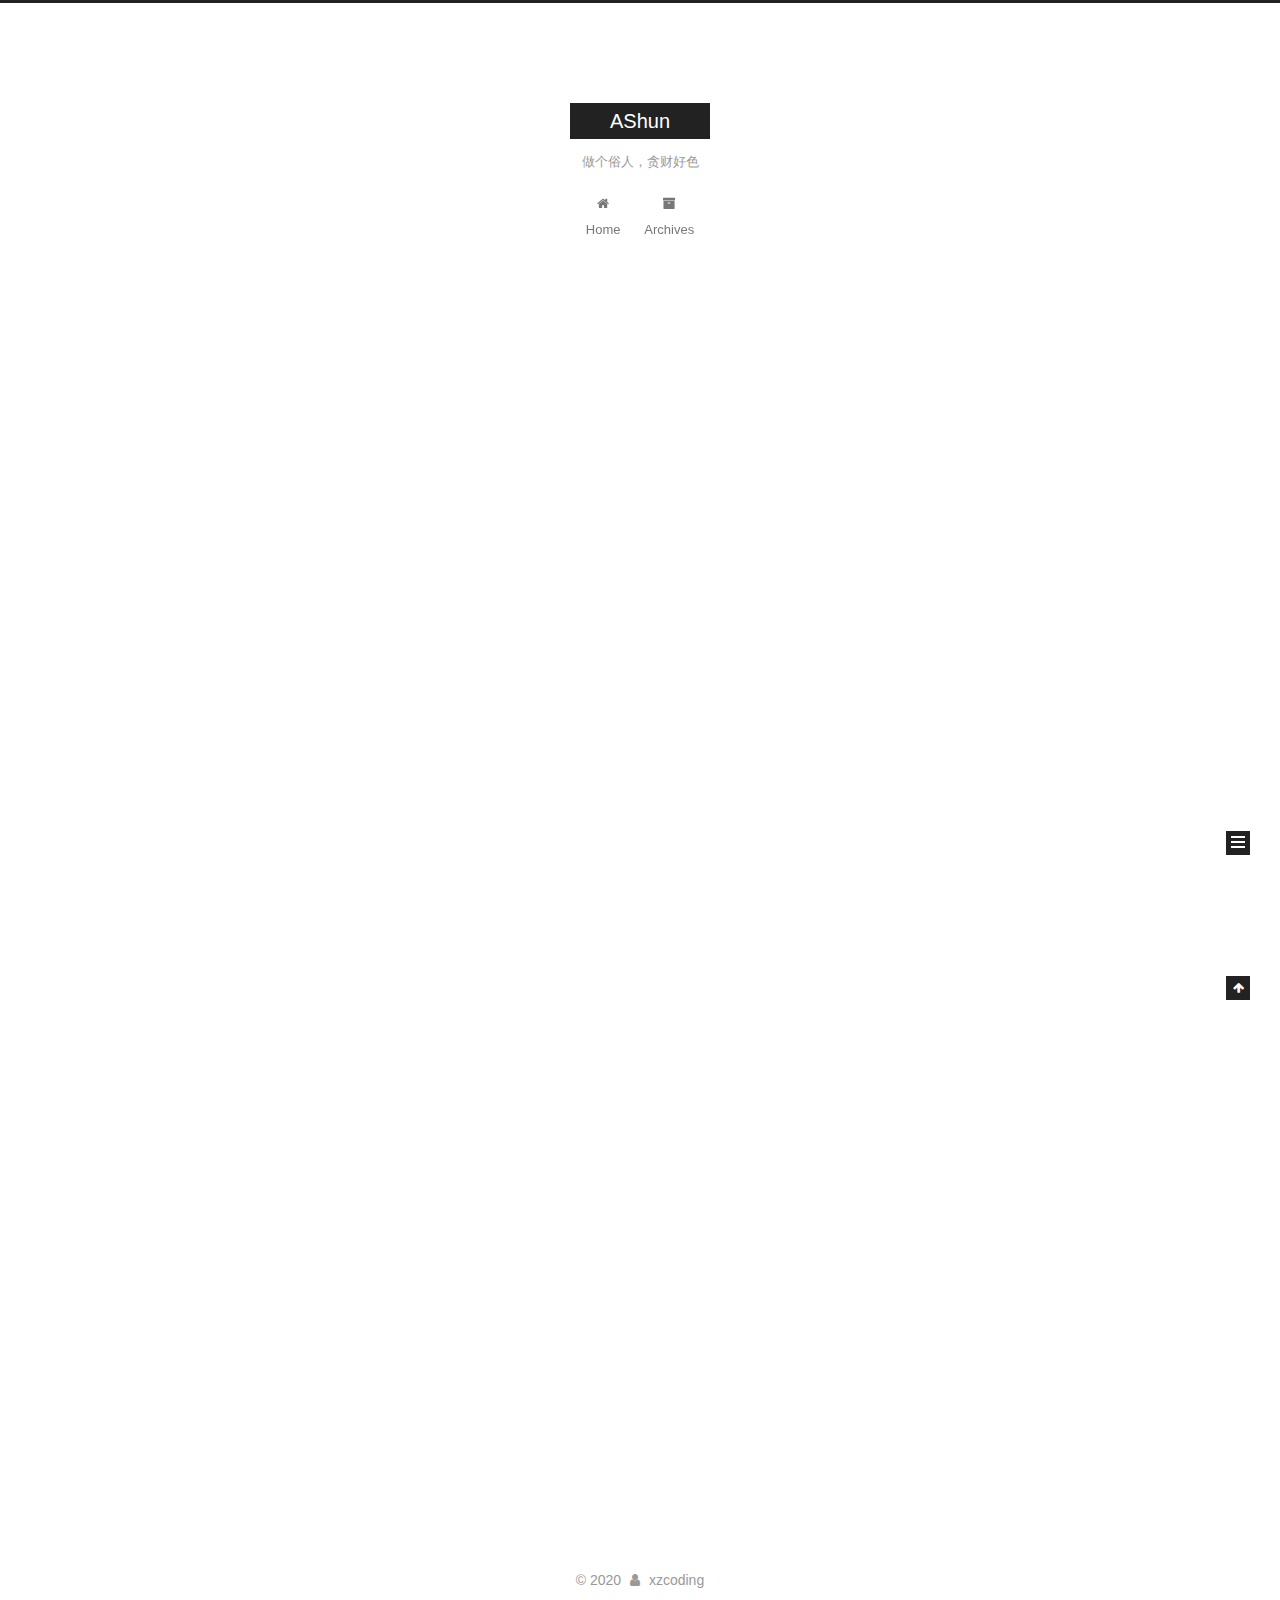
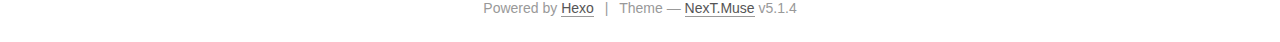
<file: index.html>
<!DOCTYPE html>



  


<html class="theme-next muse use-motion" lang="en">
<head>
  <meta charset="UTF-8"/>
<meta http-equiv="X-UA-Compatible" content="IE=edge" />
<meta name="viewport" content="width=device-width, initial-scale=1, maximum-scale=1"/>
<meta name="theme-color" content="#222">









<meta http-equiv="Cache-Control" content="no-transform" />
<meta http-equiv="Cache-Control" content="no-siteapp" />
















  
  
  <link href="/lib/fancybox/source/jquery.fancybox.css?v=2.1.5" rel="stylesheet" type="text/css" />







<link href="/lib/font-awesome/css/font-awesome.min.css?v=4.6.2" rel="stylesheet" type="text/css" />

<link href="/css/main.css?v=5.1.4" rel="stylesheet" type="text/css" />


  <link rel="apple-touch-icon" sizes="180x180" href="/images/apple-touch-icon-next.png?v=5.1.4">


  <link rel="icon" type="image/png" sizes="32x32" href="/images/favicon-32x32-next.png?v=5.1.4">


  <link rel="icon" type="image/png" sizes="16x16" href="/images/favicon-16x16-next.png?v=5.1.4">


  <link rel="mask-icon" href="/images/logo.svg?v=5.1.4" color="#222">





  <meta name="keywords" content="Hexo, NexT" />










<meta property="og:type" content="website">
<meta property="og:title" content="AShun">
<meta property="og:url" content="http://yoursite.com/index.html">
<meta property="og:site_name" content="AShun">
<meta property="og:locale" content="en_US">
<meta property="article:author" content="xzcoding">
<meta name="twitter:card" content="summary">



<script type="text/javascript" id="hexo.configurations">
  var NexT = window.NexT || {};
  var CONFIG = {
    root: '/',
    scheme: 'Muse',
    version: '5.1.4',
    sidebar: {"position":"left","display":"post","offset":12,"b2t":false,"scrollpercent":false,"onmobile":false},
    fancybox: true,
    tabs: true,
    motion: {"enable":true,"async":false,"transition":{"post_block":"fadeIn","post_header":"slideDownIn","post_body":"slideDownIn","coll_header":"slideLeftIn","sidebar":"slideUpIn"}},
    duoshuo: {
      userId: '0',
      author: 'Author'
    },
    algolia: {
      applicationID: '',
      apiKey: '',
      indexName: '',
      hits: {"per_page":10},
      labels: {"input_placeholder":"Search for Posts","hits_empty":"We didn't find any results for the search: ${query}","hits_stats":"${hits} results found in ${time} ms"}
    }
  };
</script>



  <link rel="canonical" href="http://yoursite.com/"/>





  <title>AShun</title>
  








<meta name="generator" content="Hexo 4.2.0"></head>

<body itemscope itemtype="http://schema.org/WebPage" lang="en">

  
  
    
  

  <div class="container sidebar-position-left 
  page-home">
    <div class="headband"></div>

    <header id="header" class="header" itemscope itemtype="http://schema.org/WPHeader">
      <div class="header-inner"><div class="site-brand-wrapper">
  <div class="site-meta ">
    

    <div class="custom-logo-site-title">
      <a href="/"  class="brand" rel="start">
        <span class="logo-line-before"><i></i></span>
        <span class="site-title">AShun</span>
        <span class="logo-line-after"><i></i></span>
      </a>
    </div>
      
        <p class="site-subtitle">做个俗人，贪财好色</p>
      
  </div>

  <div class="site-nav-toggle">
    <button>
      <span class="btn-bar"></span>
      <span class="btn-bar"></span>
      <span class="btn-bar"></span>
    </button>
  </div>
</div>

<nav class="site-nav">
  

  
    <ul id="menu" class="menu">
      
        
        <li class="menu-item menu-item-home">
          <a href="/%20" rel="section">
            
              <i class="menu-item-icon fa fa-fw fa-home"></i> <br />
            
            Home
          </a>
        </li>
      
        
        <li class="menu-item menu-item-archives">
          <a href="/archives/%20" rel="section">
            
              <i class="menu-item-icon fa fa-fw fa-archive"></i> <br />
            
            Archives
          </a>
        </li>
      

      
    </ul>
  

  
</nav>



 </div>
    </header>

    <main id="main" class="main">
      <div class="main-inner">
        <div class="content-wrap">
          <div id="content" class="content">
            
  <section id="posts" class="posts-expand">
    
      

  

  
  
  

  <article class="post post-type-normal" itemscope itemtype="http://schema.org/Article">
  
  
  
  <div class="post-block">
    <link itemprop="mainEntityOfPage" href="http://yoursite.com/2020/02/27/my-new-post/">

    <span hidden itemprop="author" itemscope itemtype="http://schema.org/Person">
      <meta itemprop="name" content="xzcoding">
      <meta itemprop="description" content="">
      <meta itemprop="image" content="/images/avatar.gif">
    </span>

    <span hidden itemprop="publisher" itemscope itemtype="http://schema.org/Organization">
      <meta itemprop="name" content="AShun">
    </span>

    
      <header class="post-header">

        
        
          <h1 class="post-title" itemprop="name headline">
                
                <a class="post-title-link" href="/2020/02/27/my-new-post/" itemprop="url">你好，世界！</a></h1>
        

        <div class="post-meta">
          <span class="post-time">
            
              <span class="post-meta-item-icon">
                <i class="fa fa-calendar-o"></i>
              </span>
              
                <span class="post-meta-item-text">Posted on</span>
              
              <time title="Post created" itemprop="dateCreated datePublished" datetime="2020-02-27T18:24:00+08:00">
                2020-02-27
              </time>
            

            

            
          </span>

          

          
            
          

          
          

          

          

          

        </div>
      </header>
    

    
    
    
    <div class="post-body" itemprop="articleBody">

      
      

      
        
          
            
          
        
      
    </div>
    
    
    

    

    

    

    <footer class="post-footer">
      

      

      

      
      
        <div class="post-eof"></div>
      
    </footer>
  </div>
  
  
  
  </article>


    
      

  

  
  
  

  <article class="post post-type-normal" itemscope itemtype="http://schema.org/Article">
  
  
  
  <div class="post-block">
    <link itemprop="mainEntityOfPage" href="http://yoursite.com/2020/02/27/hello-world/">

    <span hidden itemprop="author" itemscope itemtype="http://schema.org/Person">
      <meta itemprop="name" content="xzcoding">
      <meta itemprop="description" content="">
      <meta itemprop="image" content="/images/avatar.gif">
    </span>

    <span hidden itemprop="publisher" itemscope itemtype="http://schema.org/Organization">
      <meta itemprop="name" content="AShun">
    </span>

    
      <header class="post-header">

        
        
          <h1 class="post-title" itemprop="name headline">
                
                <a class="post-title-link" href="/2020/02/27/hello-world/" itemprop="url">Hello World</a></h1>
        

        <div class="post-meta">
          <span class="post-time">
            
              <span class="post-meta-item-icon">
                <i class="fa fa-calendar-o"></i>
              </span>
              
                <span class="post-meta-item-text">Posted on</span>
              
              <time title="Post created" itemprop="dateCreated datePublished" datetime="2020-02-27T16:33:45+08:00">
                2020-02-27
              </time>
            

            

            
          </span>

          

          
            
          

          
          

          

          

          

        </div>
      </header>
    

    
    
    
    <div class="post-body" itemprop="articleBody">

      
      

      
        
          
            <p>Welcome to <a href="https://hexo.io/" target="_blank" rel="noopener">Hexo</a>! This is your very first post. Check <a href="https://hexo.io/docs/" target="_blank" rel="noopener">documentation</a> for more info. If you get any problems when using Hexo, you can find the answer in <a href="https://hexo.io/docs/troubleshooting.html" target="_blank" rel="noopener">troubleshooting</a> or you can ask me on <a href="https://github.com/hexojs/hexo/issues" target="_blank" rel="noopener">GitHub</a>.</p>
<h2 id="Quick-Start"><a href="#Quick-Start" class="headerlink" title="Quick Start"></a>Quick Start</h2><h3 id="Create-a-new-post"><a href="#Create-a-new-post" class="headerlink" title="Create a new post"></a>Create a new post</h3><figure class="highlight bash"><table><tr><td class="gutter"><pre><span class="line">1</span><br></pre></td><td class="code"><pre><span class="line">$ hexo new <span class="string">"My New Post"</span></span><br></pre></td></tr></table></figure>

<p>More info: <a href="https://hexo.io/docs/writing.html" target="_blank" rel="noopener">Writing</a></p>
<h3 id="Run-server"><a href="#Run-server" class="headerlink" title="Run server"></a>Run server</h3><figure class="highlight bash"><table><tr><td class="gutter"><pre><span class="line">1</span><br></pre></td><td class="code"><pre><span class="line">$ hexo server</span><br></pre></td></tr></table></figure>

<p>More info: <a href="https://hexo.io/docs/server.html" target="_blank" rel="noopener">Server</a></p>
<h3 id="Generate-static-files"><a href="#Generate-static-files" class="headerlink" title="Generate static files"></a>Generate static files</h3><figure class="highlight bash"><table><tr><td class="gutter"><pre><span class="line">1</span><br></pre></td><td class="code"><pre><span class="line">$ hexo generate</span><br></pre></td></tr></table></figure>

<p>More info: <a href="https://hexo.io/docs/generating.html" target="_blank" rel="noopener">Generating</a></p>
<h3 id="Deploy-to-remote-sites"><a href="#Deploy-to-remote-sites" class="headerlink" title="Deploy to remote sites"></a>Deploy to remote sites</h3><figure class="highlight bash"><table><tr><td class="gutter"><pre><span class="line">1</span><br></pre></td><td class="code"><pre><span class="line">$ hexo deploy</span><br></pre></td></tr></table></figure>

<p>More info: <a href="https://hexo.io/docs/one-command-deployment.html" target="_blank" rel="noopener">Deployment</a></p>

          
        
      
    </div>
    
    
    

    

    

    

    <footer class="post-footer">
      

      

      

      
      
        <div class="post-eof"></div>
      
    </footer>
  </div>
  
  
  
  </article>


    
  </section>

  


          </div>
          


          

        </div>
        
          
  
  <div class="sidebar-toggle">
    <div class="sidebar-toggle-line-wrap">
      <span class="sidebar-toggle-line sidebar-toggle-line-first"></span>
      <span class="sidebar-toggle-line sidebar-toggle-line-middle"></span>
      <span class="sidebar-toggle-line sidebar-toggle-line-last"></span>
    </div>
  </div>

  <aside id="sidebar" class="sidebar">
    
    <div class="sidebar-inner">

      

      

      <section class="site-overview-wrap sidebar-panel sidebar-panel-active">
        <div class="site-overview">
          <div class="site-author motion-element" itemprop="author" itemscope itemtype="http://schema.org/Person">
            
              <p class="site-author-name" itemprop="name">xzcoding</p>
              <p class="site-description motion-element" itemprop="description"></p>
          </div>

          <nav class="site-state motion-element">

            
              <div class="site-state-item site-state-posts">
              
                <a href="/archives/%20%7C%7C%20archive">
              
                  <span class="site-state-item-count">2</span>
                  <span class="site-state-item-name">posts</span>
                </a>
              </div>
            

            

            

          </nav>

          

          

          
          

          
          

          

        </div>
      </section>

      

      

    </div>
  </aside>


        
      </div>
    </main>

    <footer id="footer" class="footer">
      <div class="footer-inner">
        <div class="copyright">&copy; <span itemprop="copyrightYear">2020</span>
  <span class="with-love">
    <i class="fa fa-user"></i>
  </span>
  <span class="author" itemprop="copyrightHolder">xzcoding</span>

  
</div>


  <div class="powered-by">Powered by <a class="theme-link" target="_blank" href="https://hexo.io">Hexo</a></div>



  <span class="post-meta-divider">|</span>



  <div class="theme-info">Theme &mdash; <a class="theme-link" target="_blank" href="https://github.com/iissnan/hexo-theme-next">NexT.Muse</a> v5.1.4</div>




        







        
      </div>
    </footer>

    
      <div class="back-to-top">
        <i class="fa fa-arrow-up"></i>
        
      </div>
    

    

  </div>

  

<script type="text/javascript">
  if (Object.prototype.toString.call(window.Promise) !== '[object Function]') {
    window.Promise = null;
  }
</script>









  












  
  
    <script type="text/javascript" src="/lib/jquery/index.js?v=2.1.3"></script>
  

  
  
    <script type="text/javascript" src="/lib/fastclick/lib/fastclick.min.js?v=1.0.6"></script>
  

  
  
    <script type="text/javascript" src="/lib/jquery_lazyload/jquery.lazyload.js?v=1.9.7"></script>
  

  
  
    <script type="text/javascript" src="/lib/velocity/velocity.min.js?v=1.2.1"></script>
  

  
  
    <script type="text/javascript" src="/lib/velocity/velocity.ui.min.js?v=1.2.1"></script>
  

  
  
    <script type="text/javascript" src="/lib/fancybox/source/jquery.fancybox.pack.js?v=2.1.5"></script>
  


  


  <script type="text/javascript" src="/js/src/utils.js?v=5.1.4"></script>

  <script type="text/javascript" src="/js/src/motion.js?v=5.1.4"></script>



  
  

  

  


  <script type="text/javascript" src="/js/src/bootstrap.js?v=5.1.4"></script>



  


  




	





  





  












  





  

  

  

  
  

  

  

  

</body>
</html>
</file>
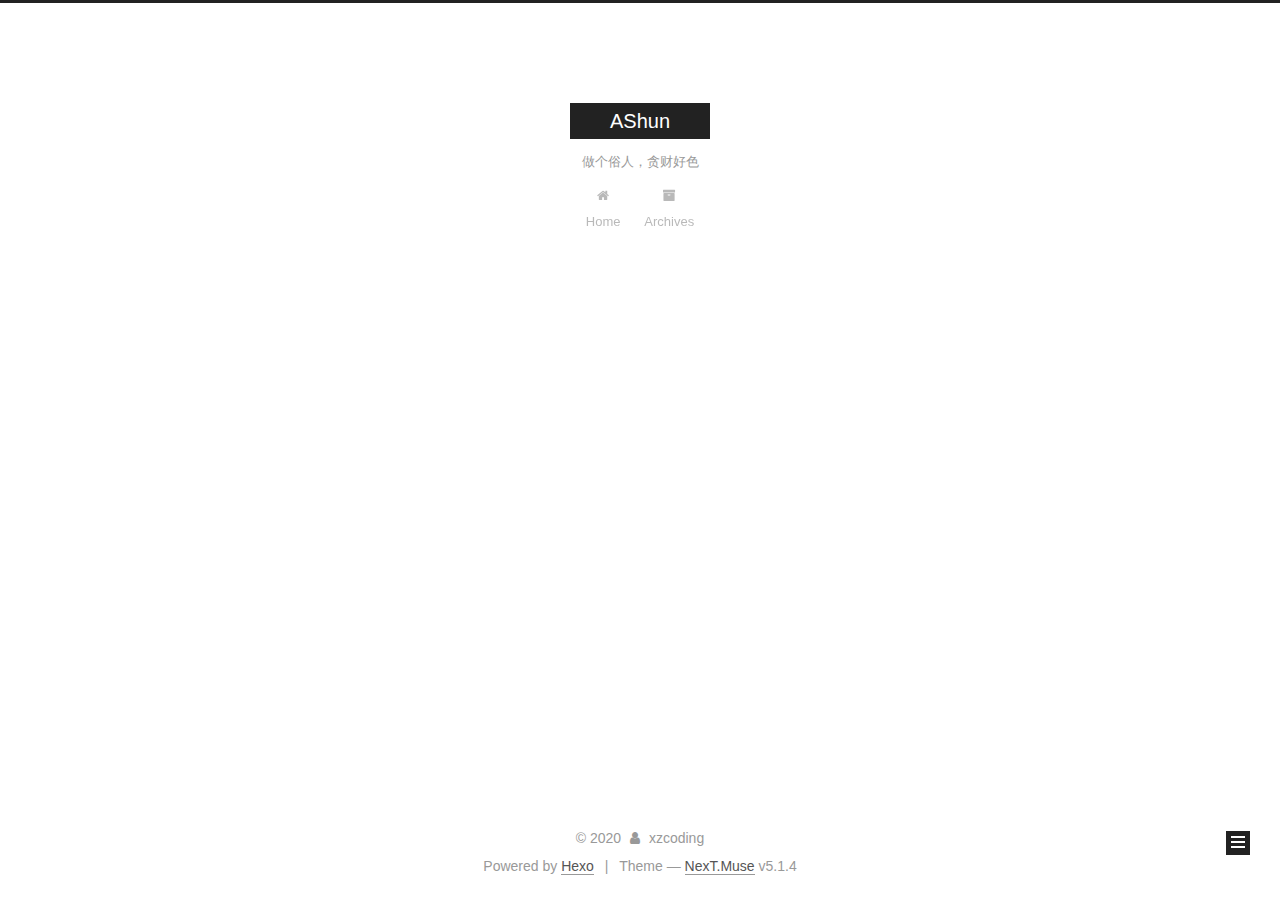
<file: archives/index.html>
<!DOCTYPE html>



  


<html class="theme-next muse use-motion" lang="en">
<head>
  <meta charset="UTF-8"/>
<meta http-equiv="X-UA-Compatible" content="IE=edge" />
<meta name="viewport" content="width=device-width, initial-scale=1, maximum-scale=1"/>
<meta name="theme-color" content="#222">









<meta http-equiv="Cache-Control" content="no-transform" />
<meta http-equiv="Cache-Control" content="no-siteapp" />
















  
  
  <link href="/lib/fancybox/source/jquery.fancybox.css?v=2.1.5" rel="stylesheet" type="text/css" />







<link href="/lib/font-awesome/css/font-awesome.min.css?v=4.6.2" rel="stylesheet" type="text/css" />

<link href="/css/main.css?v=5.1.4" rel="stylesheet" type="text/css" />


  <link rel="apple-touch-icon" sizes="180x180" href="/images/apple-touch-icon-next.png?v=5.1.4">


  <link rel="icon" type="image/png" sizes="32x32" href="/images/favicon-32x32-next.png?v=5.1.4">


  <link rel="icon" type="image/png" sizes="16x16" href="/images/favicon-16x16-next.png?v=5.1.4">


  <link rel="mask-icon" href="/images/logo.svg?v=5.1.4" color="#222">





  <meta name="keywords" content="Hexo, NexT" />










<meta property="og:type" content="website">
<meta property="og:title" content="AShun">
<meta property="og:url" content="http://yoursite.com/archives/index.html">
<meta property="og:site_name" content="AShun">
<meta property="og:locale" content="en_US">
<meta property="article:author" content="xzcoding">
<meta name="twitter:card" content="summary">



<script type="text/javascript" id="hexo.configurations">
  var NexT = window.NexT || {};
  var CONFIG = {
    root: '/',
    scheme: 'Muse',
    version: '5.1.4',
    sidebar: {"position":"left","display":"post","offset":12,"b2t":false,"scrollpercent":false,"onmobile":false},
    fancybox: true,
    tabs: true,
    motion: {"enable":true,"async":false,"transition":{"post_block":"fadeIn","post_header":"slideDownIn","post_body":"slideDownIn","coll_header":"slideLeftIn","sidebar":"slideUpIn"}},
    duoshuo: {
      userId: '0',
      author: 'Author'
    },
    algolia: {
      applicationID: '',
      apiKey: '',
      indexName: '',
      hits: {"per_page":10},
      labels: {"input_placeholder":"Search for Posts","hits_empty":"We didn't find any results for the search: ${query}","hits_stats":"${hits} results found in ${time} ms"}
    }
  };
</script>



  <link rel="canonical" href="http://yoursite.com/archives/"/>





  <title>Archive | AShun</title>
  








<meta name="generator" content="Hexo 4.2.0"></head>

<body itemscope itemtype="http://schema.org/WebPage" lang="en">

  
  
    
  

  <div class="container sidebar-position-left page-archive">
    <div class="headband"></div>

    <header id="header" class="header" itemscope itemtype="http://schema.org/WPHeader">
      <div class="header-inner"><div class="site-brand-wrapper">
  <div class="site-meta ">
    

    <div class="custom-logo-site-title">
      <a href="/"  class="brand" rel="start">
        <span class="logo-line-before"><i></i></span>
        <span class="site-title">AShun</span>
        <span class="logo-line-after"><i></i></span>
      </a>
    </div>
      
        <p class="site-subtitle">做个俗人，贪财好色</p>
      
  </div>

  <div class="site-nav-toggle">
    <button>
      <span class="btn-bar"></span>
      <span class="btn-bar"></span>
      <span class="btn-bar"></span>
    </button>
  </div>
</div>

<nav class="site-nav">
  

  
    <ul id="menu" class="menu">
      
        
        <li class="menu-item menu-item-home">
          <a href="/%20" rel="section">
            
              <i class="menu-item-icon fa fa-fw fa-home"></i> <br />
            
            Home
          </a>
        </li>
      
        
        <li class="menu-item menu-item-archives">
          <a href="/archives/%20" rel="section">
            
              <i class="menu-item-icon fa fa-fw fa-archive"></i> <br />
            
            Archives
          </a>
        </li>
      

      
    </ul>
  

  
</nav>



 </div>
    </header>

    <main id="main" class="main">
      <div class="main-inner">
        <div class="content-wrap">
          <div id="content" class="content">
            

  
  
  
  <div class="post-block archive">
    <div id="posts" class="posts-collapse">
      <span class="archive-move-on"></span>

      <span class="archive-page-counter">
        
        
        
          
        
        Um..! 2 posts in total. Keep on posting.
      </span>

      

        
        
        

        
          
          <div class="collection-title">
            <h1 class="archive-year" id="archive-year-2020">2020</h1>
          </div>
        
        

        

  <article class="post post-type-normal" itemscope itemtype="http://schema.org/Article">
    <header class="post-header">

      <h2 class="post-title">
        
            <a class="post-title-link" href="/2020/02/27/my-new-post/" itemprop="url">
              
                <span itemprop="name">你好，世界！</span>
              
            </a>
        
      </h2>

      <div class="post-meta">
        <time class="post-time" itemprop="dateCreated"
              datetime="2020-02-27T18:24:00+08:00"
              content="2020-02-27" >
          02-27
        </time>
      </div>

    </header>
  </article>



      

        
        
        

        
        

        

  <article class="post post-type-normal" itemscope itemtype="http://schema.org/Article">
    <header class="post-header">

      <h2 class="post-title">
        
            <a class="post-title-link" href="/2020/02/27/hello-world/" itemprop="url">
              
                <span itemprop="name">Hello World</span>
              
            </a>
        
      </h2>

      <div class="post-meta">
        <time class="post-time" itemprop="dateCreated"
              datetime="2020-02-27T16:33:45+08:00"
              content="2020-02-27" >
          02-27
        </time>
      </div>

    </header>
  </article>



      

    </div>
  </div>
  
  
  

  



          </div>
          


          

        </div>
        
          
  
  <div class="sidebar-toggle">
    <div class="sidebar-toggle-line-wrap">
      <span class="sidebar-toggle-line sidebar-toggle-line-first"></span>
      <span class="sidebar-toggle-line sidebar-toggle-line-middle"></span>
      <span class="sidebar-toggle-line sidebar-toggle-line-last"></span>
    </div>
  </div>

  <aside id="sidebar" class="sidebar">
    
    <div class="sidebar-inner">

      

      

      <section class="site-overview-wrap sidebar-panel sidebar-panel-active">
        <div class="site-overview">
          <div class="site-author motion-element" itemprop="author" itemscope itemtype="http://schema.org/Person">
            
              <p class="site-author-name" itemprop="name">xzcoding</p>
              <p class="site-description motion-element" itemprop="description"></p>
          </div>

          <nav class="site-state motion-element">

            
              <div class="site-state-item site-state-posts">
              
                <a href="/archives/%20%7C%7C%20archive">
              
                  <span class="site-state-item-count">2</span>
                  <span class="site-state-item-name">posts</span>
                </a>
              </div>
            

            

            

          </nav>

          

          

          
          

          
          

          

        </div>
      </section>

      

      

    </div>
  </aside>


        
      </div>
    </main>

    <footer id="footer" class="footer">
      <div class="footer-inner">
        <div class="copyright">&copy; <span itemprop="copyrightYear">2020</span>
  <span class="with-love">
    <i class="fa fa-user"></i>
  </span>
  <span class="author" itemprop="copyrightHolder">xzcoding</span>

  
</div>


  <div class="powered-by">Powered by <a class="theme-link" target="_blank" href="https://hexo.io">Hexo</a></div>



  <span class="post-meta-divider">|</span>



  <div class="theme-info">Theme &mdash; <a class="theme-link" target="_blank" href="https://github.com/iissnan/hexo-theme-next">NexT.Muse</a> v5.1.4</div>




        







        
      </div>
    </footer>

    
      <div class="back-to-top">
        <i class="fa fa-arrow-up"></i>
        
      </div>
    

    

  </div>

  

<script type="text/javascript">
  if (Object.prototype.toString.call(window.Promise) !== '[object Function]') {
    window.Promise = null;
  }
</script>









  












  
  
    <script type="text/javascript" src="/lib/jquery/index.js?v=2.1.3"></script>
  

  
  
    <script type="text/javascript" src="/lib/fastclick/lib/fastclick.min.js?v=1.0.6"></script>
  

  
  
    <script type="text/javascript" src="/lib/jquery_lazyload/jquery.lazyload.js?v=1.9.7"></script>
  

  
  
    <script type="text/javascript" src="/lib/velocity/velocity.min.js?v=1.2.1"></script>
  

  
  
    <script type="text/javascript" src="/lib/velocity/velocity.ui.min.js?v=1.2.1"></script>
  

  
  
    <script type="text/javascript" src="/lib/fancybox/source/jquery.fancybox.pack.js?v=2.1.5"></script>
  


  


  <script type="text/javascript" src="/js/src/utils.js?v=5.1.4"></script>

  <script type="text/javascript" src="/js/src/motion.js?v=5.1.4"></script>



  
  

  

  


  <script type="text/javascript" src="/js/src/bootstrap.js?v=5.1.4"></script>



  


  




	





  





  












  





  

  

  

  
  

  

  

  

</body>
</html>
</file>
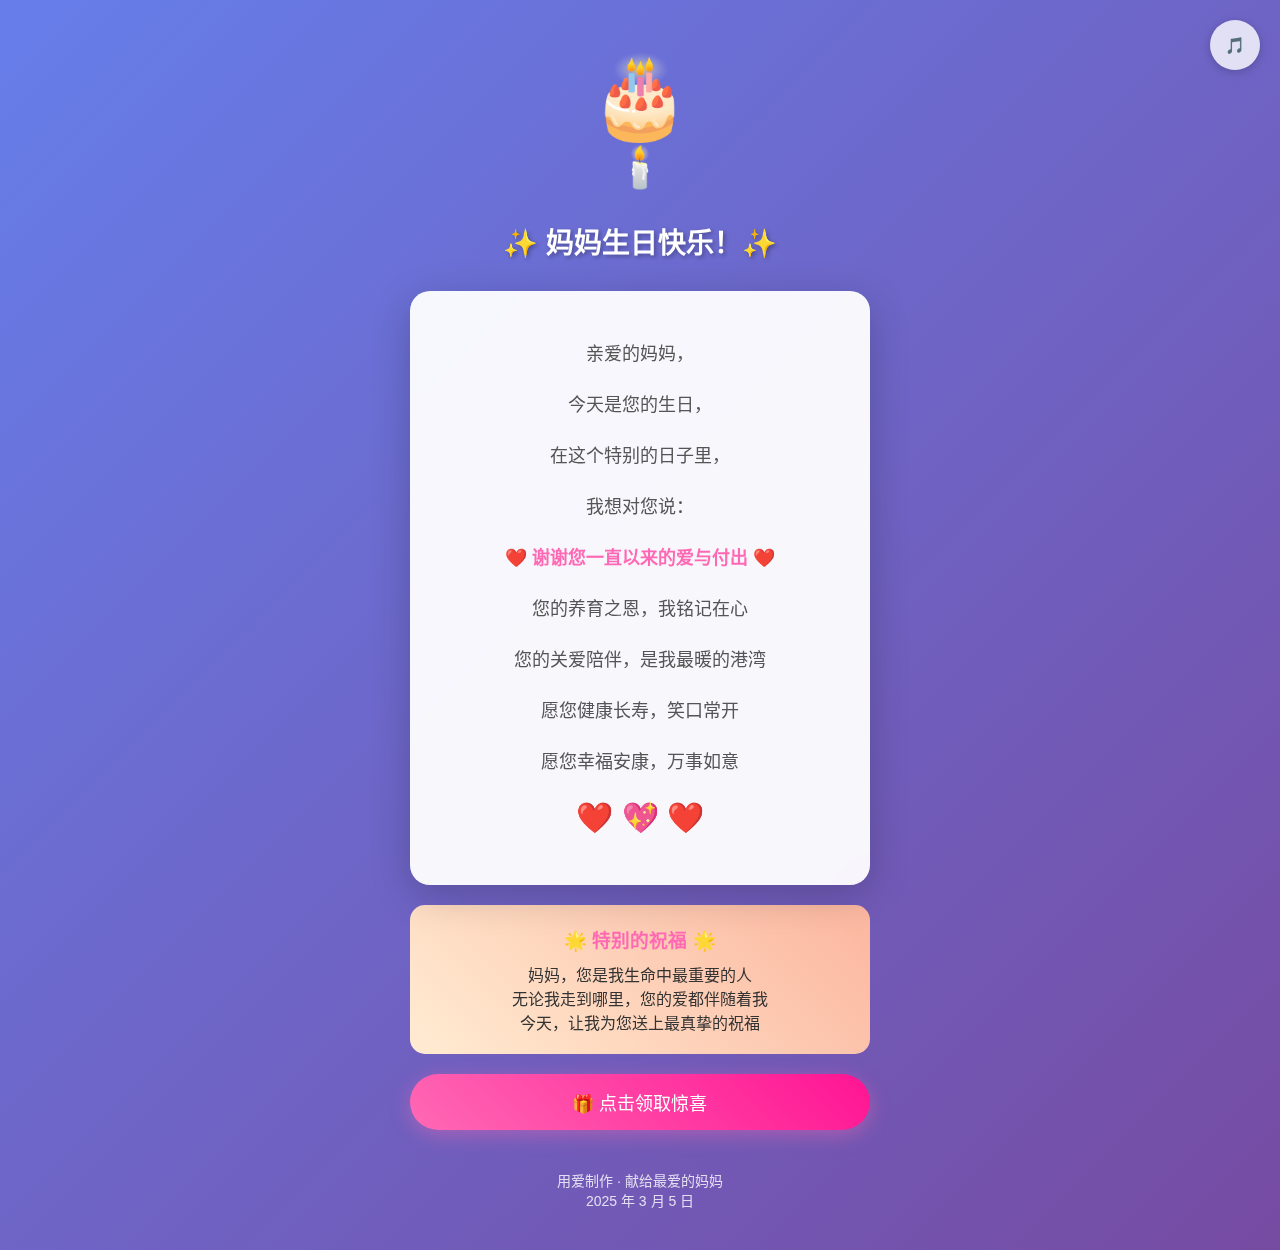
<file: birthday-mom/index.html>
<!DOCTYPE html>
<html lang="zh-CN">
<head>
    <meta charset="UTF-8">
    <meta name="viewport" content="width=device-width, initial-scale=1.0">
    <title>妈妈生日快乐！❤️</title>
    <style>
        * {
            margin: 0;
            padding: 0;
            box-sizing: border-box;
        }

        body {
            font-family: 'Microsoft YaHei', Arial, sans-serif;
            background: linear-gradient(135deg, #667eea 0%, #764ba2 100%);
            min-height: 100vh;
            overflow-x: hidden;
            color: #333;
        }

        .container {
            max-width: 500px;
            margin: 0 auto;
            padding: 20px;
            position: relative;
            z-index: 10;
        }

        /* 生日蛋糕动画 */
        .cake-container {
            text-align: center;
            margin: 30px 0;
            animation: bounce 2s ease-in-out infinite;
        }

        @keyframes bounce {
            0%, 100% { transform: translateY(0); }
            50% { transform: translateY(-10px); }
        }

        .cake {
            font-size: 80px;
            display: inline-block;
        }

        .candle {
            font-size: 40px;
            animation: flicker 0.5s ease-in-out infinite alternate;
        }

        @keyframes flicker {
            0% { opacity: 1; }
            100% { opacity: 0.7; }
        }

        /* 标题 */
        .title {
            text-align: center;
            color: #fff;
            font-size: 28px;
            margin: 30px 0;
            text-shadow: 2px 2px 4px rgba(0,0,0,0.3);
            animation: glow 2s ease-in-out infinite;
        }

        @keyframes glow {
            0%, 100% { text-shadow: 0 0 10px #fff, 0 0 20px #ff69b4, 0 0 30px #ff69b4; }
            50% { text-shadow: 0 0 20px #fff, 0 0 30px #ff69b4, 0 0 40px #ff69b4; }
        }

        /* 卡片 */
        .card {
            background: rgba(255, 255, 255, 0.95);
            border-radius: 20px;
            padding: 30px;
            margin: 20px 0;
            box-shadow: 0 10px 40px rgba(0,0,0,0.2);
            backdrop-filter: blur(10px);
        }

        .blessing {
            font-size: 18px;
            line-height: 2;
            color: #555;
            text-align: center;
        }

        .blessing p {
            margin: 15px 0;
        }

        .highlight {
            color: #ff69b4;
            font-weight: bold;
        }

        /* 气球 */
        .balloons {
            position: fixed;
            top: 0;
            left: 0;
            width: 100%;
            height: 100%;
            pointer-events: none;
            z-index: 1;
            overflow: hidden;
        }

        .balloon {
            position: absolute;
            bottom: -100px;
            font-size: 40px;
            animation: float 15s linear infinite;
        }

        @keyframes float {
            0% {
                transform: translateY(0) rotate(0deg);
                opacity: 1;
            }
            100% {
                transform: translateY(-100vh) rotate(360deg);
                opacity: 0.7;
            }
        }

        /* 按钮 */
        .btn {
            display: block;
            width: 100%;
            padding: 15px;
            margin: 20px 0;
            background: linear-gradient(45deg, #ff69b4, #ff1493);
            color: white;
            border: none;
            border-radius: 50px;
            font-size: 18px;
            cursor: pointer;
            box-shadow: 0 5px 20px rgba(255, 105, 180, 0.4);
            transition: all 0.3s ease;
        }

        .btn:hover {
            transform: translateY(-3px);
            box-shadow: 0 8px 30px rgba(255, 105, 180, 0.6);
        }

        .btn:active {
            transform: translateY(-1px);
        }

        /* 隐藏内容 */
        .hidden-content {
            display: none;
            animation: fadeIn 0.5s ease;
        }

        @keyframes fadeIn {
            from { opacity: 0; transform: translateY(20px); }
            to { opacity: 1; transform: translateY(0); }
        }

        /* 爱心 */
        .hearts {
            text-align: center;
            font-size: 30px;
            margin: 20px 0;
        }

        .heart {
            display: inline-block;
            animation: heartbeat 1.5s ease-in-out infinite;
        }

        .heart:nth-child(2) { animation-delay: 0.2s; }
        .heart:nth-child(3) { animation-delay: 0.4s; }

        @keyframes heartbeat {
            0%, 100% { transform: scale(1); }
            50% { transform: scale(1.2); }
        }

        /* 音乐控制 */
        .music-control {
            position: fixed;
            top: 20px;
            right: 20px;
            z-index: 100;
            background: rgba(255,255,255,0.8);
            border-radius: 50%;
            width: 50px;
            height: 50px;
            display: flex;
            align-items: center;
            justify-content: center;
            cursor: pointer;
            box-shadow: 0 2px 10px rgba(0,0,0,0.2);
        }

        /* 彩带 */
        .confetti {
            position: fixed;
            width: 10px;
            height: 10px;
            top: -10px;
            z-index: 5;
            animation: confetti-fall 5s linear infinite;
        }

        @keyframes confetti-fall {
            0% {
                transform: translateY(0) rotate(0deg);
                opacity: 1;
            }
            100% {
                transform: translateY(100vh) rotate(720deg);
                opacity: 0;
            }
        }

        /* 底部 */
        .footer {
            text-align: center;
            color: rgba(255,255,255,0.8);
            margin-top: 40px;
            padding-bottom: 20px;
            font-size: 14px;
        }

        /* 特别消息 */
        .special-message {
            background: linear-gradient(45deg, #ffecd2, #fcb69f);
            border-radius: 15px;
            padding: 20px;
            margin: 20px 0;
            text-align: center;
        }

        .special-message h3 {
            color: #ff69b4;
            margin-bottom: 10px;
        }
    </style>
</head>
<body>
    <!-- 音乐控制 -->
    <div class="music-control" onclick="toggleMusic()">
        🎵
    </div>

    <!-- 气球背景 -->
    <div class="balloons" id="balloons"></div>

    <div class="container">
        <!-- 生日蛋糕 -->
        <div class="cake-container">
            <div class="cake">🎂</div>
            <div class="candle">🕯️</div>
        </div>

        <!-- 标题 -->
        <h1 class="title">✨ 妈妈生日快乐！✨</h1>

        <!-- 祝福卡片 -->
        <div class="card">
            <div class="blessing">
                <p>亲爱的妈妈，</p>
                <p>今天是您的生日，</p>
                <p>在这个特别的日子里，</p>
                <p>我想对您说：</p>
                <p class="highlight">❤️ 谢谢您一直以来的爱与付出 ❤️</p>
                <p>您的养育之恩，我铭记在心</p>
                <p>您的关爱陪伴，是我最暖的港湾</p>
                <p>愿您健康长寿，笑口常开</p>
                <p>愿您幸福安康，万事如意</p>
            </div>

            <div class="hearts">
                <span class="heart">❤️</span>
                <span class="heart">💖</span>
                <span class="heart">❤️</span>
            </div>
        </div>

        <!-- 特别消息 -->
        <div class="special-message">
            <h3>🌟 特别的祝福 🌟</h3>
            <p>妈妈，您是我生命中最重要的人</p>
            <p>无论我走到哪里，您的爱都伴随着我</p>
            <p>今天，让我为您送上最真挚的祝福</p>
        </div>

        <!-- 互动按钮 -->
        <button class="btn" onclick="showSurprise()">🎁 点击领取惊喜</button>

        <!-- 隐藏内容 -->
        <div class="hidden-content" id="surprise">
            <div class="card">
                <div class="blessing">
                    <p>🎊 <strong>惊喜来啦！</strong> 🎊</p>
                    <p>妈妈，我爱您！</p>
                    <p>这份爱，永远不变</p>
                    <p>祝您生日快乐，天天开心！</p>
                    <br>
                    <p class="highlight">🌹 永远爱您的孩子 🌹</p>
                </div>
            </div>
        </div>

        <!-- 底部 -->
        <div class="footer">
            <p>用爱制作 · 献给最爱的妈妈</p>
            <p>2025 年 3 月 5 日</p>
        </div>
    </div>

    <!-- 背景音乐 -->
    <audio id="bgm" loop>
        <source src="https://music.163.com/song/media/outer/url?id=186016.mp3" type="audio/mpeg">
    </audio>

    <script>
        // 创建气球
        function createBalloons() {
            const colors = ['🎈', '❤️', '💖', '🌸', '⭐', '🎀'];
            const container = document.getElementById('balloons');
            
            for (let i = 0; i < 20; i++) {
                const balloon = document.createElement('div');
                balloon.className = 'balloon';
                balloon.textContent = colors[Math.floor(Math.random() * colors.length)];
                balloon.style.left = Math.random() * 100 + '%';
                balloon.style.animationDelay = Math.random() * 10 + 's';
                balloon.style.animationDuration = (10 + Math.random() * 10) + 's';
                container.appendChild(balloon);
            }
        }

        // 创建彩带
        function createConfetti() {
            const colors = ['#ff69b4', '#ffd700', '#ff6347', '#9370db', '#20b2aa'];
            
            for (let i = 0; i < 50; i++) {
                setTimeout(() => {
                    const confetti = document.createElement('div');
                    confetti.className = 'confetti';
                    confetti.style.left = Math.random() * 100 + '%';
                    confetti.style.backgroundColor = colors[Math.floor(Math.random() * colors.length)];
                    confetti.style.animationDelay = Math.random() * 5 + 's';
                    document.body.appendChild(confetti);
                }, i * 100);
            }
        }

        // 显示惊喜
        function showSurprise() {
            const surprise = document.getElementById('surprise');
            surprise.style.display = 'block';
            surprise.scrollIntoView({ behavior: 'smooth' });
            createConfetti();
        }

        // 音乐控制
        let isPlaying = false;
        function toggleMusic() {
            const bgm = document.getElementById('bgm');
            if (isPlaying) {
                bgm.pause();
                isPlaying = false;
            } else {
                bgm.play();
                isPlaying = true;
            }
        }

        // 页面加载时尝试自动播放音乐
        window.addEventListener('load', () => {
            const bgm = document.getElementById('bgm');
            bgm.volume = 0.5;
            bgm.play().catch(() => {
                // 自动播放被阻止，需要用户点击
                console.log('需要用户交互才能播放音乐');
            });
        });

        // 初始化
        createBalloons();
    </script>
</body>
</html>
</file>
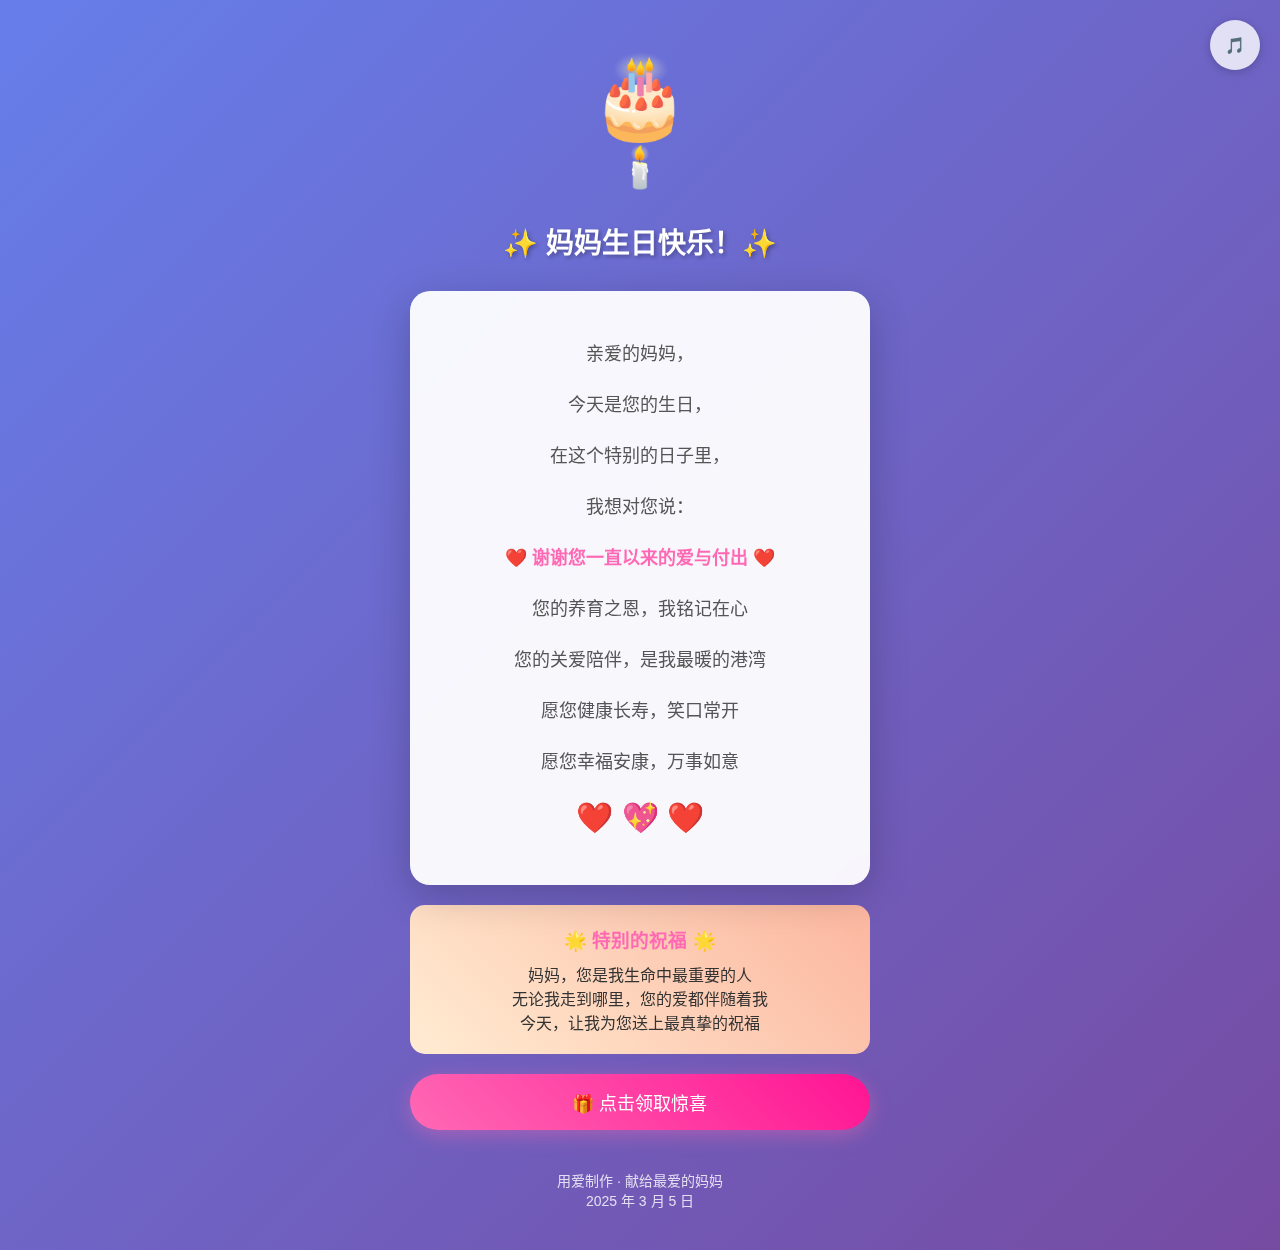
<file: birthday/index.html>
<!DOCTYPE html>
<html lang="zh-CN">
<head>
    <meta charset="UTF-8">
    <meta name="viewport" content="width=device-width, initial-scale=1.0">
    <title>妈妈生日快乐！❤️</title>
    <style>
        * {
            margin: 0;
            padding: 0;
            box-sizing: border-box;
        }

        body {
            font-family: 'Microsoft YaHei', Arial, sans-serif;
            background: linear-gradient(135deg, #667eea 0%, #764ba2 100%);
            min-height: 100vh;
            overflow-x: hidden;
            color: #333;
        }

        .container {
            max-width: 500px;
            margin: 0 auto;
            padding: 20px;
            position: relative;
            z-index: 10;
        }

        /* 生日蛋糕动画 */
        .cake-container {
            text-align: center;
            margin: 30px 0;
            animation: bounce 2s ease-in-out infinite;
        }

        @keyframes bounce {
            0%, 100% { transform: translateY(0); }
            50% { transform: translateY(-10px); }
        }

        .cake {
            font-size: 80px;
            display: inline-block;
        }

        .candle {
            font-size: 40px;
            animation: flicker 0.5s ease-in-out infinite alternate;
        }

        @keyframes flicker {
            0% { opacity: 1; }
            100% { opacity: 0.7; }
        }

        /* 标题 */
        .title {
            text-align: center;
            color: #fff;
            font-size: 28px;
            margin: 30px 0;
            text-shadow: 2px 2px 4px rgba(0,0,0,0.3);
            animation: glow 2s ease-in-out infinite;
        }

        @keyframes glow {
            0%, 100% { text-shadow: 0 0 10px #fff, 0 0 20px #ff69b4, 0 0 30px #ff69b4; }
            50% { text-shadow: 0 0 20px #fff, 0 0 30px #ff69b4, 0 0 40px #ff69b4; }
        }

        /* 卡片 */
        .card {
            background: rgba(255, 255, 255, 0.95);
            border-radius: 20px;
            padding: 30px;
            margin: 20px 0;
            box-shadow: 0 10px 40px rgba(0,0,0,0.2);
            backdrop-filter: blur(10px);
        }

        .blessing {
            font-size: 18px;
            line-height: 2;
            color: #555;
            text-align: center;
        }

        .blessing p {
            margin: 15px 0;
        }

        .highlight {
            color: #ff69b4;
            font-weight: bold;
        }

        /* 气球 */
        .balloons {
            position: fixed;
            top: 0;
            left: 0;
            width: 100%;
            height: 100%;
            pointer-events: none;
            z-index: 1;
            overflow: hidden;
        }

        .balloon {
            position: absolute;
            bottom: -100px;
            font-size: 40px;
            animation: float 15s linear infinite;
        }

        @keyframes float {
            0% {
                transform: translateY(0) rotate(0deg);
                opacity: 1;
            }
            100% {
                transform: translateY(-100vh) rotate(360deg);
                opacity: 0.7;
            }
        }

        /* 按钮 */
        .btn {
            display: block;
            width: 100%;
            padding: 15px;
            margin: 20px 0;
            background: linear-gradient(45deg, #ff69b4, #ff1493);
            color: white;
            border: none;
            border-radius: 50px;
            font-size: 18px;
            cursor: pointer;
            box-shadow: 0 5px 20px rgba(255, 105, 180, 0.4);
            transition: all 0.3s ease;
        }

        .btn:hover {
            transform: translateY(-3px);
            box-shadow: 0 8px 30px rgba(255, 105, 180, 0.6);
        }

        .btn:active {
            transform: translateY(-1px);
        }

        /* 隐藏内容 */
        .hidden-content {
            display: none;
            animation: fadeIn 0.5s ease;
        }

        @keyframes fadeIn {
            from { opacity: 0; transform: translateY(20px); }
            to { opacity: 1; transform: translateY(0); }
        }

        /* 爱心 */
        .hearts {
            text-align: center;
            font-size: 30px;
            margin: 20px 0;
        }

        .heart {
            display: inline-block;
            animation: heartbeat 1.5s ease-in-out infinite;
        }

        .heart:nth-child(2) { animation-delay: 0.2s; }
        .heart:nth-child(3) { animation-delay: 0.4s; }

        @keyframes heartbeat {
            0%, 100% { transform: scale(1); }
            50% { transform: scale(1.2); }
        }

        /* 音乐控制 */
        .music-control {
            position: fixed;
            top: 20px;
            right: 20px;
            z-index: 100;
            background: rgba(255,255,255,0.8);
            border-radius: 50%;
            width: 50px;
            height: 50px;
            display: flex;
            align-items: center;
            justify-content: center;
            cursor: pointer;
            box-shadow: 0 2px 10px rgba(0,0,0,0.2);
        }

        /* 彩带 */
        .confetti {
            position: fixed;
            width: 10px;
            height: 10px;
            top: -10px;
            z-index: 5;
            animation: confetti-fall 5s linear infinite;
        }

        @keyframes confetti-fall {
            0% {
                transform: translateY(0) rotate(0deg);
                opacity: 1;
            }
            100% {
                transform: translateY(100vh) rotate(720deg);
                opacity: 0;
            }
        }

        /* 底部 */
        .footer {
            text-align: center;
            color: rgba(255,255,255,0.8);
            margin-top: 40px;
            padding-bottom: 20px;
            font-size: 14px;
        }

        /* 特别消息 */
        .special-message {
            background: linear-gradient(45deg, #ffecd2, #fcb69f);
            border-radius: 15px;
            padding: 20px;
            margin: 20px 0;
            text-align: center;
        }

        .special-message h3 {
            color: #ff69b4;
            margin-bottom: 10px;
        }
    </style>
</head>
<body>
    <!-- 音乐控制 -->
    <div class="music-control" onclick="toggleMusic()">
        🎵
    </div>

    <!-- 气球背景 -->
    <div class="balloons" id="balloons"></div>

    <div class="container">
        <!-- 生日蛋糕 -->
        <div class="cake-container">
            <div class="cake">🎂</div>
            <div class="candle">🕯️</div>
        </div>

        <!-- 标题 -->
        <h1 class="title">✨ 妈妈生日快乐！✨</h1>

        <!-- 祝福卡片 -->
        <div class="card">
            <div class="blessing">
                <p>亲爱的妈妈，</p>
                <p>今天是您的生日，</p>
                <p>在这个特别的日子里，</p>
                <p>我想对您说：</p>
                <p class="highlight">❤️ 谢谢您一直以来的爱与付出 ❤️</p>
                <p>您的养育之恩，我铭记在心</p>
                <p>您的关爱陪伴，是我最暖的港湾</p>
                <p>愿您健康长寿，笑口常开</p>
                <p>愿您幸福安康，万事如意</p>
            </div>

            <div class="hearts">
                <span class="heart">❤️</span>
                <span class="heart">💖</span>
                <span class="heart">❤️</span>
            </div>
        </div>

        <!-- 特别消息 -->
        <div class="special-message">
            <h3>🌟 特别的祝福 🌟</h3>
            <p>妈妈，您是我生命中最重要的人</p>
            <p>无论我走到哪里，您的爱都伴随着我</p>
            <p>今天，让我为您送上最真挚的祝福</p>
        </div>

        <!-- 互动按钮 -->
        <button class="btn" onclick="showSurprise()">🎁 点击领取惊喜</button>

        <!-- 隐藏内容 -->
        <div class="hidden-content" id="surprise">
            <div class="card">
                <div class="blessing">
                    <p>🎊 <strong>惊喜来啦！</strong> 🎊</p>
                    <p>妈妈，我爱您！</p>
                    <p>这份戱，永远不变</p>
                    <p>祝您生日快乐，天天开心！</p>
                    <br>
                    <p class="highlight">🌹 永远爱您的孩子 🌹</p>
                </div>
            </div>
        </div>

        <!-- 底部 -->
        <div class="footer">
            <p>用爱制作 · 献给最爱的妈妈</p>
            <p>2025 年 3 月 5 日</p>
        </div>
    </div>

    <!-- 背景音乐 -->
    <audio id="bgm" loop>
        <source src="https://music.163.com/song/media/outer/url?id=186016.mp3" type="audio/mpeg">
    </audio>

    <script>
        // 创建气球
        function createBalloons() {
            const colors = ['🎈', '❤️', '💖', '🌸', '⭐', '🎀'];
            const container = document.getElementById('balloons');
            
            for (let i = 0; i < 20; i++) {
                const balloon = document.createElement('div');
                balloon.className = 'balloon';
                balloon.textContent = colors[Math.floor(Math.random() * colors.length)];
                balloon.style.left = Math.random() * 100 + '%';
                balloon.style.animationDelay = Math.random() * 10 + 's';
                balloon.style.animationDuration = (10 + Math.random() * 10) + 's';
                container.appendChild(balloon);
            }
        }

        // 创建彩带
        function createConfetti() {
            const colors = ['#ff69b4', '#ffd700', '#ff6347', '#9370db', '#20b2aa'];
            
            for (let i = 0; i < 50; i++) {
                setTimeout(() => {
                    const confetti = document.createElement('div');
                    confetti.className = 'confetti';
                    confetti.style.left = Math.random() * 100 + '%';
                    confetti.style.backgroundColor = colors[Math.floor(Math.random() * colors.length)];
                    confetti.style.animationDelay = Math.random() * 5 + 's';
                    document.body.appendChild(confetti);
                }, i * 100);
            }
        }

        // 显示惊喜
        function showSurprise() {
            const surprise = document.getElementById('surprise');
            surprise.style.display = 'block';
            surprise.scrollIntoView({ behavior: 'smooth' });
            createConfetti();
        }

        // 音乐控制
        let isPlaying = false;
        function toggleMusic() {
            const bgm = document.getElementById('bgm');
            if (isPlaying) {
                bgm.pause();
                isPlaying = false;
            } else {
                bgm.play();
                isPlaying = true;
            }
        }

        // 页面加载时尝试自动播放音乐
        window.addEventListener('load', () => {
            const bgm = document.getElementById('bgm');
            bgm.volume = 0.5;
            bgm.play().catch(() => {
                // 自动播放被阻止，需要用户点击
                console.log('需要用户交互才能播放音乐');
            });
        });

        // 初始化
        createBalloons();
    </script>
</body>
</html>
</file>
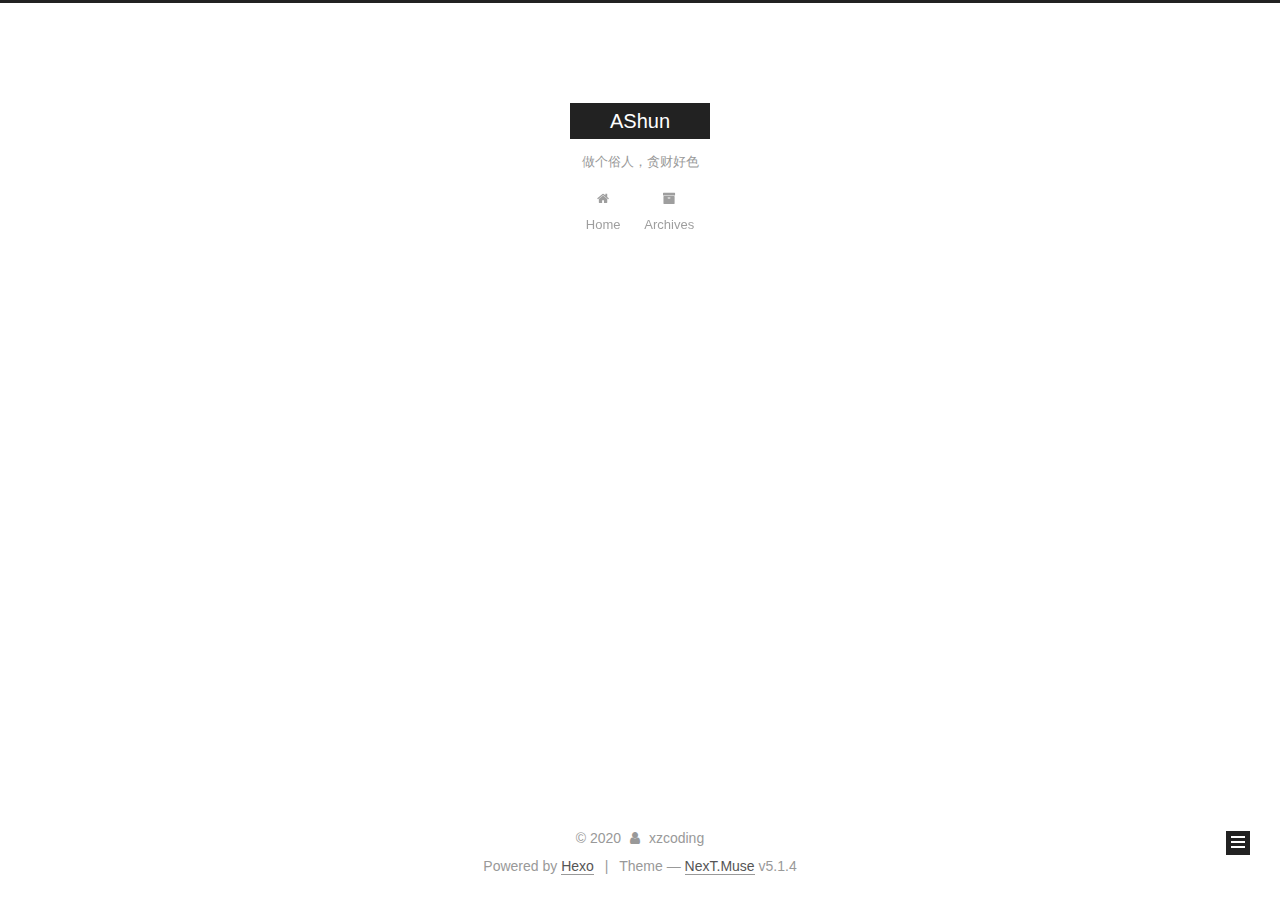
<file: archives/2020/index.html>
<!DOCTYPE html>



  


<html class="theme-next muse use-motion" lang="en">
<head>
  <meta charset="UTF-8"/>
<meta http-equiv="X-UA-Compatible" content="IE=edge" />
<meta name="viewport" content="width=device-width, initial-scale=1, maximum-scale=1"/>
<meta name="theme-color" content="#222">









<meta http-equiv="Cache-Control" content="no-transform" />
<meta http-equiv="Cache-Control" content="no-siteapp" />
















  
  
  <link href="/lib/fancybox/source/jquery.fancybox.css?v=2.1.5" rel="stylesheet" type="text/css" />







<link href="/lib/font-awesome/css/font-awesome.min.css?v=4.6.2" rel="stylesheet" type="text/css" />

<link href="/css/main.css?v=5.1.4" rel="stylesheet" type="text/css" />


  <link rel="apple-touch-icon" sizes="180x180" href="/images/apple-touch-icon-next.png?v=5.1.4">


  <link rel="icon" type="image/png" sizes="32x32" href="/images/favicon-32x32-next.png?v=5.1.4">


  <link rel="icon" type="image/png" sizes="16x16" href="/images/favicon-16x16-next.png?v=5.1.4">


  <link rel="mask-icon" href="/images/logo.svg?v=5.1.4" color="#222">





  <meta name="keywords" content="Hexo, NexT" />










<meta property="og:type" content="website">
<meta property="og:title" content="AShun">
<meta property="og:url" content="http://yoursite.com/archives/2020/index.html">
<meta property="og:site_name" content="AShun">
<meta property="og:locale" content="en_US">
<meta property="article:author" content="xzcoding">
<meta name="twitter:card" content="summary">



<script type="text/javascript" id="hexo.configurations">
  var NexT = window.NexT || {};
  var CONFIG = {
    root: '/',
    scheme: 'Muse',
    version: '5.1.4',
    sidebar: {"position":"left","display":"post","offset":12,"b2t":false,"scrollpercent":false,"onmobile":false},
    fancybox: true,
    tabs: true,
    motion: {"enable":true,"async":false,"transition":{"post_block":"fadeIn","post_header":"slideDownIn","post_body":"slideDownIn","coll_header":"slideLeftIn","sidebar":"slideUpIn"}},
    duoshuo: {
      userId: '0',
      author: 'Author'
    },
    algolia: {
      applicationID: '',
      apiKey: '',
      indexName: '',
      hits: {"per_page":10},
      labels: {"input_placeholder":"Search for Posts","hits_empty":"We didn't find any results for the search: ${query}","hits_stats":"${hits} results found in ${time} ms"}
    }
  };
</script>



  <link rel="canonical" href="http://yoursite.com/archives/2020/"/>





  <title>Archive | AShun</title>
  








<meta name="generator" content="Hexo 4.2.0"></head>

<body itemscope itemtype="http://schema.org/WebPage" lang="en">

  
  
    
  

  <div class="container sidebar-position-left page-archive">
    <div class="headband"></div>

    <header id="header" class="header" itemscope itemtype="http://schema.org/WPHeader">
      <div class="header-inner"><div class="site-brand-wrapper">
  <div class="site-meta ">
    

    <div class="custom-logo-site-title">
      <a href="/"  class="brand" rel="start">
        <span class="logo-line-before"><i></i></span>
        <span class="site-title">AShun</span>
        <span class="logo-line-after"><i></i></span>
      </a>
    </div>
      
        <p class="site-subtitle">做个俗人，贪财好色</p>
      
  </div>

  <div class="site-nav-toggle">
    <button>
      <span class="btn-bar"></span>
      <span class="btn-bar"></span>
      <span class="btn-bar"></span>
    </button>
  </div>
</div>

<nav class="site-nav">
  

  
    <ul id="menu" class="menu">
      
        
        <li class="menu-item menu-item-home">
          <a href="/%20" rel="section">
            
              <i class="menu-item-icon fa fa-fw fa-home"></i> <br />
            
            Home
          </a>
        </li>
      
        
        <li class="menu-item menu-item-archives">
          <a href="/archives/%20" rel="section">
            
              <i class="menu-item-icon fa fa-fw fa-archive"></i> <br />
            
            Archives
          </a>
        </li>
      

      
    </ul>
  

  
</nav>



 </div>
    </header>

    <main id="main" class="main">
      <div class="main-inner">
        <div class="content-wrap">
          <div id="content" class="content">
            

  
  
  
  <div class="post-block archive">
    <div id="posts" class="posts-collapse">
      <span class="archive-move-on"></span>

      <span class="archive-page-counter">
        
        
        
          
        
        Um..! 2 posts in total. Keep on posting.
      </span>

      

        
        
        

        
          
          <div class="collection-title">
            <h1 class="archive-year" id="archive-year-2020">2020</h1>
          </div>
        
        

        

  <article class="post post-type-normal" itemscope itemtype="http://schema.org/Article">
    <header class="post-header">

      <h2 class="post-title">
        
            <a class="post-title-link" href="/2020/02/27/my-new-post/" itemprop="url">
              
                <span itemprop="name">你好，世界！</span>
              
            </a>
        
      </h2>

      <div class="post-meta">
        <time class="post-time" itemprop="dateCreated"
              datetime="2020-02-27T18:24:00+08:00"
              content="2020-02-27" >
          02-27
        </time>
      </div>

    </header>
  </article>



      

        
        
        

        
        

        

  <article class="post post-type-normal" itemscope itemtype="http://schema.org/Article">
    <header class="post-header">

      <h2 class="post-title">
        
            <a class="post-title-link" href="/2020/02/27/hello-world/" itemprop="url">
              
                <span itemprop="name">Hello World</span>
              
            </a>
        
      </h2>

      <div class="post-meta">
        <time class="post-time" itemprop="dateCreated"
              datetime="2020-02-27T16:33:45+08:00"
              content="2020-02-27" >
          02-27
        </time>
      </div>

    </header>
  </article>



      

    </div>
  </div>
  
  
  

  



          </div>
          


          

        </div>
        
          
  
  <div class="sidebar-toggle">
    <div class="sidebar-toggle-line-wrap">
      <span class="sidebar-toggle-line sidebar-toggle-line-first"></span>
      <span class="sidebar-toggle-line sidebar-toggle-line-middle"></span>
      <span class="sidebar-toggle-line sidebar-toggle-line-last"></span>
    </div>
  </div>

  <aside id="sidebar" class="sidebar">
    
    <div class="sidebar-inner">

      

      

      <section class="site-overview-wrap sidebar-panel sidebar-panel-active">
        <div class="site-overview">
          <div class="site-author motion-element" itemprop="author" itemscope itemtype="http://schema.org/Person">
            
              <p class="site-author-name" itemprop="name">xzcoding</p>
              <p class="site-description motion-element" itemprop="description"></p>
          </div>

          <nav class="site-state motion-element">

            
              <div class="site-state-item site-state-posts">
              
                <a href="/archives/%20%7C%7C%20archive">
              
                  <span class="site-state-item-count">2</span>
                  <span class="site-state-item-name">posts</span>
                </a>
              </div>
            

            

            

          </nav>

          

          

          
          

          
          

          

        </div>
      </section>

      

      

    </div>
  </aside>


        
      </div>
    </main>

    <footer id="footer" class="footer">
      <div class="footer-inner">
        <div class="copyright">&copy; <span itemprop="copyrightYear">2020</span>
  <span class="with-love">
    <i class="fa fa-user"></i>
  </span>
  <span class="author" itemprop="copyrightHolder">xzcoding</span>

  
</div>


  <div class="powered-by">Powered by <a class="theme-link" target="_blank" href="https://hexo.io">Hexo</a></div>



  <span class="post-meta-divider">|</span>



  <div class="theme-info">Theme &mdash; <a class="theme-link" target="_blank" href="https://github.com/iissnan/hexo-theme-next">NexT.Muse</a> v5.1.4</div>




        







        
      </div>
    </footer>

    
      <div class="back-to-top">
        <i class="fa fa-arrow-up"></i>
        
      </div>
    

    

  </div>

  

<script type="text/javascript">
  if (Object.prototype.toString.call(window.Promise) !== '[object Function]') {
    window.Promise = null;
  }
</script>









  












  
  
    <script type="text/javascript" src="/lib/jquery/index.js?v=2.1.3"></script>
  

  
  
    <script type="text/javascript" src="/lib/fastclick/lib/fastclick.min.js?v=1.0.6"></script>
  

  
  
    <script type="text/javascript" src="/lib/jquery_lazyload/jquery.lazyload.js?v=1.9.7"></script>
  

  
  
    <script type="text/javascript" src="/lib/velocity/velocity.min.js?v=1.2.1"></script>
  

  
  
    <script type="text/javascript" src="/lib/velocity/velocity.ui.min.js?v=1.2.1"></script>
  

  
  
    <script type="text/javascript" src="/lib/fancybox/source/jquery.fancybox.pack.js?v=2.1.5"></script>
  


  


  <script type="text/javascript" src="/js/src/utils.js?v=5.1.4"></script>

  <script type="text/javascript" src="/js/src/motion.js?v=5.1.4"></script>



  
  

  

  


  <script type="text/javascript" src="/js/src/bootstrap.js?v=5.1.4"></script>



  


  




	





  





  












  





  

  

  

  
  

  

  

  

</body>
</html>
</file>
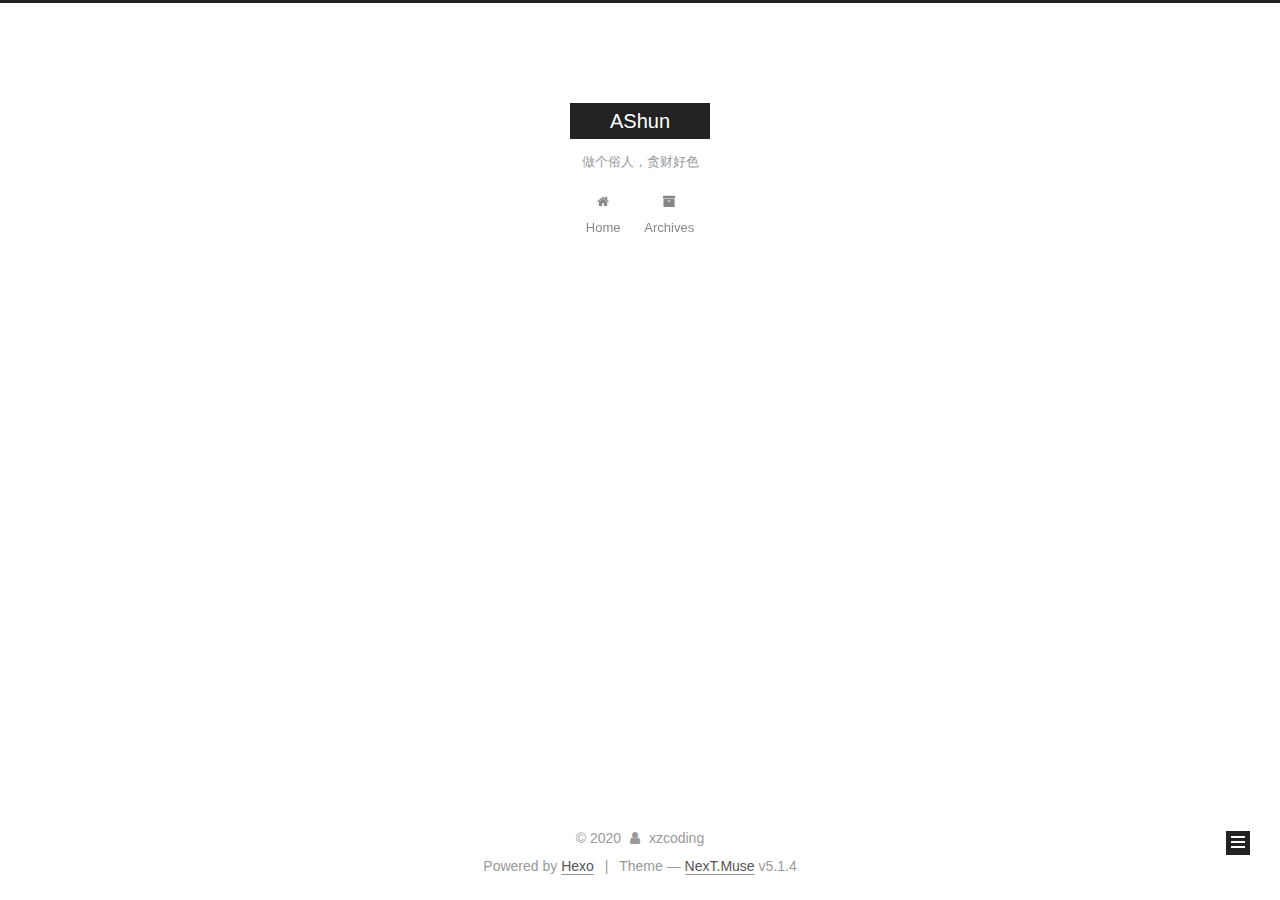
<file: archives/2020/02/index.html>
<!DOCTYPE html>



  


<html class="theme-next muse use-motion" lang="en">
<head>
  <meta charset="UTF-8"/>
<meta http-equiv="X-UA-Compatible" content="IE=edge" />
<meta name="viewport" content="width=device-width, initial-scale=1, maximum-scale=1"/>
<meta name="theme-color" content="#222">









<meta http-equiv="Cache-Control" content="no-transform" />
<meta http-equiv="Cache-Control" content="no-siteapp" />
















  
  
  <link href="/lib/fancybox/source/jquery.fancybox.css?v=2.1.5" rel="stylesheet" type="text/css" />







<link href="/lib/font-awesome/css/font-awesome.min.css?v=4.6.2" rel="stylesheet" type="text/css" />

<link href="/css/main.css?v=5.1.4" rel="stylesheet" type="text/css" />


  <link rel="apple-touch-icon" sizes="180x180" href="/images/apple-touch-icon-next.png?v=5.1.4">


  <link rel="icon" type="image/png" sizes="32x32" href="/images/favicon-32x32-next.png?v=5.1.4">


  <link rel="icon" type="image/png" sizes="16x16" href="/images/favicon-16x16-next.png?v=5.1.4">


  <link rel="mask-icon" href="/images/logo.svg?v=5.1.4" color="#222">





  <meta name="keywords" content="Hexo, NexT" />










<meta property="og:type" content="website">
<meta property="og:title" content="AShun">
<meta property="og:url" content="http://yoursite.com/archives/2020/02/index.html">
<meta property="og:site_name" content="AShun">
<meta property="og:locale" content="en_US">
<meta property="article:author" content="xzcoding">
<meta name="twitter:card" content="summary">



<script type="text/javascript" id="hexo.configurations">
  var NexT = window.NexT || {};
  var CONFIG = {
    root: '/',
    scheme: 'Muse',
    version: '5.1.4',
    sidebar: {"position":"left","display":"post","offset":12,"b2t":false,"scrollpercent":false,"onmobile":false},
    fancybox: true,
    tabs: true,
    motion: {"enable":true,"async":false,"transition":{"post_block":"fadeIn","post_header":"slideDownIn","post_body":"slideDownIn","coll_header":"slideLeftIn","sidebar":"slideUpIn"}},
    duoshuo: {
      userId: '0',
      author: 'Author'
    },
    algolia: {
      applicationID: '',
      apiKey: '',
      indexName: '',
      hits: {"per_page":10},
      labels: {"input_placeholder":"Search for Posts","hits_empty":"We didn't find any results for the search: ${query}","hits_stats":"${hits} results found in ${time} ms"}
    }
  };
</script>



  <link rel="canonical" href="http://yoursite.com/archives/2020/02/"/>





  <title>Archive | AShun</title>
  








<meta name="generator" content="Hexo 4.2.0"></head>

<body itemscope itemtype="http://schema.org/WebPage" lang="en">

  
  
    
  

  <div class="container sidebar-position-left page-archive">
    <div class="headband"></div>

    <header id="header" class="header" itemscope itemtype="http://schema.org/WPHeader">
      <div class="header-inner"><div class="site-brand-wrapper">
  <div class="site-meta ">
    

    <div class="custom-logo-site-title">
      <a href="/"  class="brand" rel="start">
        <span class="logo-line-before"><i></i></span>
        <span class="site-title">AShun</span>
        <span class="logo-line-after"><i></i></span>
      </a>
    </div>
      
        <p class="site-subtitle">做个俗人，贪财好色</p>
      
  </div>

  <div class="site-nav-toggle">
    <button>
      <span class="btn-bar"></span>
      <span class="btn-bar"></span>
      <span class="btn-bar"></span>
    </button>
  </div>
</div>

<nav class="site-nav">
  

  
    <ul id="menu" class="menu">
      
        
        <li class="menu-item menu-item-home">
          <a href="/%20" rel="section">
            
              <i class="menu-item-icon fa fa-fw fa-home"></i> <br />
            
            Home
          </a>
        </li>
      
        
        <li class="menu-item menu-item-archives">
          <a href="/archives/%20" rel="section">
            
              <i class="menu-item-icon fa fa-fw fa-archive"></i> <br />
            
            Archives
          </a>
        </li>
      

      
    </ul>
  

  
</nav>



 </div>
    </header>

    <main id="main" class="main">
      <div class="main-inner">
        <div class="content-wrap">
          <div id="content" class="content">
            

  
  
  
  <div class="post-block archive">
    <div id="posts" class="posts-collapse">
      <span class="archive-move-on"></span>

      <span class="archive-page-counter">
        
        
        
          
        
        Um..! 2 posts in total. Keep on posting.
      </span>

      

        
        
        

        
          
          <div class="collection-title">
            <h1 class="archive-year" id="archive-year-2020">2020</h1>
          </div>
        
        

        

  <article class="post post-type-normal" itemscope itemtype="http://schema.org/Article">
    <header class="post-header">

      <h2 class="post-title">
        
            <a class="post-title-link" href="/2020/02/27/my-new-post/" itemprop="url">
              
                <span itemprop="name">你好，世界！</span>
              
            </a>
        
      </h2>

      <div class="post-meta">
        <time class="post-time" itemprop="dateCreated"
              datetime="2020-02-27T18:24:00+08:00"
              content="2020-02-27" >
          02-27
        </time>
      </div>

    </header>
  </article>



      

        
        
        

        
        

        

  <article class="post post-type-normal" itemscope itemtype="http://schema.org/Article">
    <header class="post-header">

      <h2 class="post-title">
        
            <a class="post-title-link" href="/2020/02/27/hello-world/" itemprop="url">
              
                <span itemprop="name">Hello World</span>
              
            </a>
        
      </h2>

      <div class="post-meta">
        <time class="post-time" itemprop="dateCreated"
              datetime="2020-02-27T16:33:45+08:00"
              content="2020-02-27" >
          02-27
        </time>
      </div>

    </header>
  </article>



      

    </div>
  </div>
  
  
  

  



          </div>
          


          

        </div>
        
          
  
  <div class="sidebar-toggle">
    <div class="sidebar-toggle-line-wrap">
      <span class="sidebar-toggle-line sidebar-toggle-line-first"></span>
      <span class="sidebar-toggle-line sidebar-toggle-line-middle"></span>
      <span class="sidebar-toggle-line sidebar-toggle-line-last"></span>
    </div>
  </div>

  <aside id="sidebar" class="sidebar">
    
    <div class="sidebar-inner">

      

      

      <section class="site-overview-wrap sidebar-panel sidebar-panel-active">
        <div class="site-overview">
          <div class="site-author motion-element" itemprop="author" itemscope itemtype="http://schema.org/Person">
            
              <p class="site-author-name" itemprop="name">xzcoding</p>
              <p class="site-description motion-element" itemprop="description"></p>
          </div>

          <nav class="site-state motion-element">

            
              <div class="site-state-item site-state-posts">
              
                <a href="/archives/%20%7C%7C%20archive">
              
                  <span class="site-state-item-count">2</span>
                  <span class="site-state-item-name">posts</span>
                </a>
              </div>
            

            

            

          </nav>

          

          

          
          

          
          

          

        </div>
      </section>

      

      

    </div>
  </aside>


        
      </div>
    </main>

    <footer id="footer" class="footer">
      <div class="footer-inner">
        <div class="copyright">&copy; <span itemprop="copyrightYear">2020</span>
  <span class="with-love">
    <i class="fa fa-user"></i>
  </span>
  <span class="author" itemprop="copyrightHolder">xzcoding</span>

  
</div>


  <div class="powered-by">Powered by <a class="theme-link" target="_blank" href="https://hexo.io">Hexo</a></div>



  <span class="post-meta-divider">|</span>



  <div class="theme-info">Theme &mdash; <a class="theme-link" target="_blank" href="https://github.com/iissnan/hexo-theme-next">NexT.Muse</a> v5.1.4</div>




        







        
      </div>
    </footer>

    
      <div class="back-to-top">
        <i class="fa fa-arrow-up"></i>
        
      </div>
    

    

  </div>

  

<script type="text/javascript">
  if (Object.prototype.toString.call(window.Promise) !== '[object Function]') {
    window.Promise = null;
  }
</script>









  












  
  
    <script type="text/javascript" src="/lib/jquery/index.js?v=2.1.3"></script>
  

  
  
    <script type="text/javascript" src="/lib/fastclick/lib/fastclick.min.js?v=1.0.6"></script>
  

  
  
    <script type="text/javascript" src="/lib/jquery_lazyload/jquery.lazyload.js?v=1.9.7"></script>
  

  
  
    <script type="text/javascript" src="/lib/velocity/velocity.min.js?v=1.2.1"></script>
  

  
  
    <script type="text/javascript" src="/lib/velocity/velocity.ui.min.js?v=1.2.1"></script>
  

  
  
    <script type="text/javascript" src="/lib/fancybox/source/jquery.fancybox.pack.js?v=2.1.5"></script>
  


  


  <script type="text/javascript" src="/js/src/utils.js?v=5.1.4"></script>

  <script type="text/javascript" src="/js/src/motion.js?v=5.1.4"></script>



  
  

  

  


  <script type="text/javascript" src="/js/src/bootstrap.js?v=5.1.4"></script>



  


  




	





  





  












  





  

  

  

  
  

  

  

  

</body>
</html>
</file>
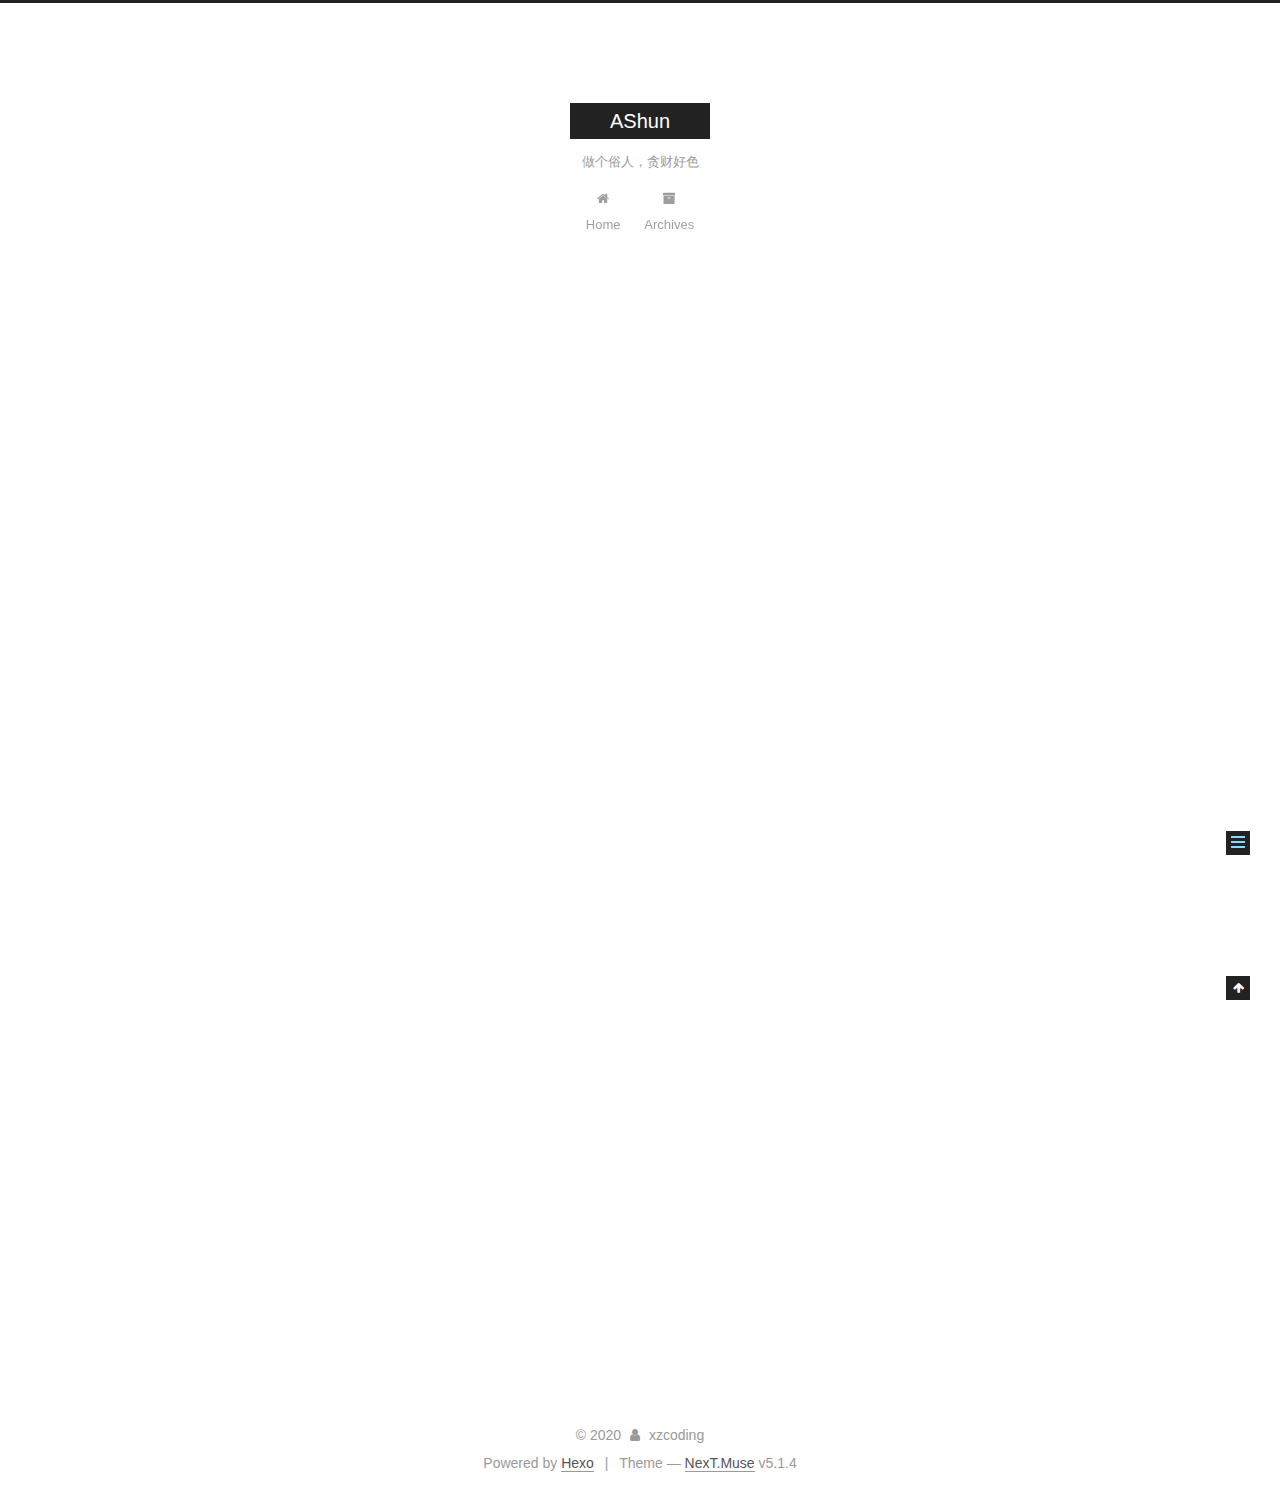
<file: 2020/02/27/hello-world/index.html>
<!DOCTYPE html>



  


<html class="theme-next muse use-motion" lang="en">
<head>
  <meta charset="UTF-8"/>
<meta http-equiv="X-UA-Compatible" content="IE=edge" />
<meta name="viewport" content="width=device-width, initial-scale=1, maximum-scale=1"/>
<meta name="theme-color" content="#222">









<meta http-equiv="Cache-Control" content="no-transform" />
<meta http-equiv="Cache-Control" content="no-siteapp" />
















  
  
  <link href="/lib/fancybox/source/jquery.fancybox.css?v=2.1.5" rel="stylesheet" type="text/css" />







<link href="/lib/font-awesome/css/font-awesome.min.css?v=4.6.2" rel="stylesheet" type="text/css" />

<link href="/css/main.css?v=5.1.4" rel="stylesheet" type="text/css" />


  <link rel="apple-touch-icon" sizes="180x180" href="/images/apple-touch-icon-next.png?v=5.1.4">


  <link rel="icon" type="image/png" sizes="32x32" href="/images/favicon-32x32-next.png?v=5.1.4">


  <link rel="icon" type="image/png" sizes="16x16" href="/images/favicon-16x16-next.png?v=5.1.4">


  <link rel="mask-icon" href="/images/logo.svg?v=5.1.4" color="#222">





  <meta name="keywords" content="Hexo, NexT" />










<meta name="description" content="Welcome to Hexo! This is your very first post. Check documentation for more info. If you get any problems when using Hexo, you can find the answer in troubleshooting or you can ask me on GitHub. Quick">
<meta property="og:type" content="article">
<meta property="og:title" content="Hello World">
<meta property="og:url" content="http://yoursite.com/2020/02/27/hello-world/index.html">
<meta property="og:site_name" content="AShun">
<meta property="og:description" content="Welcome to Hexo! This is your very first post. Check documentation for more info. If you get any problems when using Hexo, you can find the answer in troubleshooting or you can ask me on GitHub. Quick">
<meta property="og:locale" content="en_US">
<meta property="article:published_time" content="2020-02-27T08:33:45.595Z">
<meta property="article:modified_time" content="2020-02-27T08:33:45.596Z">
<meta property="article:author" content="xzcoding">
<meta name="twitter:card" content="summary">



<script type="text/javascript" id="hexo.configurations">
  var NexT = window.NexT || {};
  var CONFIG = {
    root: '/',
    scheme: 'Muse',
    version: '5.1.4',
    sidebar: {"position":"left","display":"post","offset":12,"b2t":false,"scrollpercent":false,"onmobile":false},
    fancybox: true,
    tabs: true,
    motion: {"enable":true,"async":false,"transition":{"post_block":"fadeIn","post_header":"slideDownIn","post_body":"slideDownIn","coll_header":"slideLeftIn","sidebar":"slideUpIn"}},
    duoshuo: {
      userId: '0',
      author: 'Author'
    },
    algolia: {
      applicationID: '',
      apiKey: '',
      indexName: '',
      hits: {"per_page":10},
      labels: {"input_placeholder":"Search for Posts","hits_empty":"We didn't find any results for the search: ${query}","hits_stats":"${hits} results found in ${time} ms"}
    }
  };
</script>



  <link rel="canonical" href="http://yoursite.com/2020/02/27/hello-world/"/>





  <title>Hello World | AShun</title>
  








<meta name="generator" content="Hexo 4.2.0"></head>

<body itemscope itemtype="http://schema.org/WebPage" lang="en">

  
  
    
  

  <div class="container sidebar-position-left page-post-detail">
    <div class="headband"></div>

    <header id="header" class="header" itemscope itemtype="http://schema.org/WPHeader">
      <div class="header-inner"><div class="site-brand-wrapper">
  <div class="site-meta ">
    

    <div class="custom-logo-site-title">
      <a href="/"  class="brand" rel="start">
        <span class="logo-line-before"><i></i></span>
        <span class="site-title">AShun</span>
        <span class="logo-line-after"><i></i></span>
      </a>
    </div>
      
        <p class="site-subtitle">做个俗人，贪财好色</p>
      
  </div>

  <div class="site-nav-toggle">
    <button>
      <span class="btn-bar"></span>
      <span class="btn-bar"></span>
      <span class="btn-bar"></span>
    </button>
  </div>
</div>

<nav class="site-nav">
  

  
    <ul id="menu" class="menu">
      
        
        <li class="menu-item menu-item-home">
          <a href="/%20" rel="section">
            
              <i class="menu-item-icon fa fa-fw fa-home"></i> <br />
            
            Home
          </a>
        </li>
      
        
        <li class="menu-item menu-item-archives">
          <a href="/archives/%20" rel="section">
            
              <i class="menu-item-icon fa fa-fw fa-archive"></i> <br />
            
            Archives
          </a>
        </li>
      

      
    </ul>
  

  
</nav>



 </div>
    </header>

    <main id="main" class="main">
      <div class="main-inner">
        <div class="content-wrap">
          <div id="content" class="content">
            

  <div id="posts" class="posts-expand">
    

  

  
  
  

  <article class="post post-type-normal" itemscope itemtype="http://schema.org/Article">
  
  
  
  <div class="post-block">
    <link itemprop="mainEntityOfPage" href="http://yoursite.com/2020/02/27/hello-world/">

    <span hidden itemprop="author" itemscope itemtype="http://schema.org/Person">
      <meta itemprop="name" content="xzcoding">
      <meta itemprop="description" content="">
      <meta itemprop="image" content="/images/avatar.gif">
    </span>

    <span hidden itemprop="publisher" itemscope itemtype="http://schema.org/Organization">
      <meta itemprop="name" content="AShun">
    </span>

    
      <header class="post-header">

        
        
          <h1 class="post-title" itemprop="name headline">Hello World</h1>
        

        <div class="post-meta">
          <span class="post-time">
            
              <span class="post-meta-item-icon">
                <i class="fa fa-calendar-o"></i>
              </span>
              
                <span class="post-meta-item-text">Posted on</span>
              
              <time title="Post created" itemprop="dateCreated datePublished" datetime="2020-02-27T16:33:45+08:00">
                2020-02-27
              </time>
            

            

            
          </span>

          

          
            
          

          
          

          

          

          

        </div>
      </header>
    

    
    
    
    <div class="post-body" itemprop="articleBody">

      
      

      
        <p>Welcome to <a href="https://hexo.io/" target="_blank" rel="noopener">Hexo</a>! This is your very first post. Check <a href="https://hexo.io/docs/" target="_blank" rel="noopener">documentation</a> for more info. If you get any problems when using Hexo, you can find the answer in <a href="https://hexo.io/docs/troubleshooting.html" target="_blank" rel="noopener">troubleshooting</a> or you can ask me on <a href="https://github.com/hexojs/hexo/issues" target="_blank" rel="noopener">GitHub</a>.</p>
<h2 id="Quick-Start"><a href="#Quick-Start" class="headerlink" title="Quick Start"></a>Quick Start</h2><h3 id="Create-a-new-post"><a href="#Create-a-new-post" class="headerlink" title="Create a new post"></a>Create a new post</h3><figure class="highlight bash"><table><tr><td class="gutter"><pre><span class="line">1</span><br></pre></td><td class="code"><pre><span class="line">$ hexo new <span class="string">"My New Post"</span></span><br></pre></td></tr></table></figure>

<p>More info: <a href="https://hexo.io/docs/writing.html" target="_blank" rel="noopener">Writing</a></p>
<h3 id="Run-server"><a href="#Run-server" class="headerlink" title="Run server"></a>Run server</h3><figure class="highlight bash"><table><tr><td class="gutter"><pre><span class="line">1</span><br></pre></td><td class="code"><pre><span class="line">$ hexo server</span><br></pre></td></tr></table></figure>

<p>More info: <a href="https://hexo.io/docs/server.html" target="_blank" rel="noopener">Server</a></p>
<h3 id="Generate-static-files"><a href="#Generate-static-files" class="headerlink" title="Generate static files"></a>Generate static files</h3><figure class="highlight bash"><table><tr><td class="gutter"><pre><span class="line">1</span><br></pre></td><td class="code"><pre><span class="line">$ hexo generate</span><br></pre></td></tr></table></figure>

<p>More info: <a href="https://hexo.io/docs/generating.html" target="_blank" rel="noopener">Generating</a></p>
<h3 id="Deploy-to-remote-sites"><a href="#Deploy-to-remote-sites" class="headerlink" title="Deploy to remote sites"></a>Deploy to remote sites</h3><figure class="highlight bash"><table><tr><td class="gutter"><pre><span class="line">1</span><br></pre></td><td class="code"><pre><span class="line">$ hexo deploy</span><br></pre></td></tr></table></figure>

<p>More info: <a href="https://hexo.io/docs/one-command-deployment.html" target="_blank" rel="noopener">Deployment</a></p>

      
    </div>
    
    
    

    

    

    

    <footer class="post-footer">
      

      
      
      

      
        <div class="post-nav">
          <div class="post-nav-next post-nav-item">
            
          </div>

          <span class="post-nav-divider"></span>

          <div class="post-nav-prev post-nav-item">
            
              <a href="/2020/02/27/my-new-post/" rel="prev" title="你好，世界！">
                你好，世界！ <i class="fa fa-chevron-right"></i>
              </a>
            
          </div>
        </div>
      

      
      
    </footer>
  </div>
  
  
  
  </article>



    <div class="post-spread">
      
    </div>
  </div>


          </div>
          


          

  



        </div>
        
          
  
  <div class="sidebar-toggle">
    <div class="sidebar-toggle-line-wrap">
      <span class="sidebar-toggle-line sidebar-toggle-line-first"></span>
      <span class="sidebar-toggle-line sidebar-toggle-line-middle"></span>
      <span class="sidebar-toggle-line sidebar-toggle-line-last"></span>
    </div>
  </div>

  <aside id="sidebar" class="sidebar">
    
    <div class="sidebar-inner">

      

      
        <ul class="sidebar-nav motion-element">
          <li class="sidebar-nav-toc sidebar-nav-active" data-target="post-toc-wrap">
            Table of Contents
          </li>
          <li class="sidebar-nav-overview" data-target="site-overview-wrap">
            Overview
          </li>
        </ul>
      

      <section class="site-overview-wrap sidebar-panel">
        <div class="site-overview">
          <div class="site-author motion-element" itemprop="author" itemscope itemtype="http://schema.org/Person">
            
              <p class="site-author-name" itemprop="name">xzcoding</p>
              <p class="site-description motion-element" itemprop="description"></p>
          </div>

          <nav class="site-state motion-element">

            
              <div class="site-state-item site-state-posts">
              
                <a href="/archives/%20%7C%7C%20archive">
              
                  <span class="site-state-item-count">2</span>
                  <span class="site-state-item-name">posts</span>
                </a>
              </div>
            

            

            

          </nav>

          

          

          
          

          
          

          

        </div>
      </section>

      
      <!--noindex-->
        <section class="post-toc-wrap motion-element sidebar-panel sidebar-panel-active">
          <div class="post-toc">

            
              
            

            
              <div class="post-toc-content"><ol class="nav"><li class="nav-item nav-level-2"><a class="nav-link" href="#Quick-Start"><span class="nav-number">1.</span> <span class="nav-text">Quick Start</span></a><ol class="nav-child"><li class="nav-item nav-level-3"><a class="nav-link" href="#Create-a-new-post"><span class="nav-number">1.1.</span> <span class="nav-text">Create a new post</span></a></li><li class="nav-item nav-level-3"><a class="nav-link" href="#Run-server"><span class="nav-number">1.2.</span> <span class="nav-text">Run server</span></a></li><li class="nav-item nav-level-3"><a class="nav-link" href="#Generate-static-files"><span class="nav-number">1.3.</span> <span class="nav-text">Generate static files</span></a></li><li class="nav-item nav-level-3"><a class="nav-link" href="#Deploy-to-remote-sites"><span class="nav-number">1.4.</span> <span class="nav-text">Deploy to remote sites</span></a></li></ol></li></ol></div>
            

          </div>
        </section>
      <!--/noindex-->
      

      

    </div>
  </aside>


        
      </div>
    </main>

    <footer id="footer" class="footer">
      <div class="footer-inner">
        <div class="copyright">&copy; <span itemprop="copyrightYear">2020</span>
  <span class="with-love">
    <i class="fa fa-user"></i>
  </span>
  <span class="author" itemprop="copyrightHolder">xzcoding</span>

  
</div>


  <div class="powered-by">Powered by <a class="theme-link" target="_blank" href="https://hexo.io">Hexo</a></div>



  <span class="post-meta-divider">|</span>



  <div class="theme-info">Theme &mdash; <a class="theme-link" target="_blank" href="https://github.com/iissnan/hexo-theme-next">NexT.Muse</a> v5.1.4</div>




        







        
      </div>
    </footer>

    
      <div class="back-to-top">
        <i class="fa fa-arrow-up"></i>
        
      </div>
    

    

  </div>

  

<script type="text/javascript">
  if (Object.prototype.toString.call(window.Promise) !== '[object Function]') {
    window.Promise = null;
  }
</script>









  












  
  
    <script type="text/javascript" src="/lib/jquery/index.js?v=2.1.3"></script>
  

  
  
    <script type="text/javascript" src="/lib/fastclick/lib/fastclick.min.js?v=1.0.6"></script>
  

  
  
    <script type="text/javascript" src="/lib/jquery_lazyload/jquery.lazyload.js?v=1.9.7"></script>
  

  
  
    <script type="text/javascript" src="/lib/velocity/velocity.min.js?v=1.2.1"></script>
  

  
  
    <script type="text/javascript" src="/lib/velocity/velocity.ui.min.js?v=1.2.1"></script>
  

  
  
    <script type="text/javascript" src="/lib/fancybox/source/jquery.fancybox.pack.js?v=2.1.5"></script>
  


  


  <script type="text/javascript" src="/js/src/utils.js?v=5.1.4"></script>

  <script type="text/javascript" src="/js/src/motion.js?v=5.1.4"></script>



  
  

  
  <script type="text/javascript" src="/js/src/scrollspy.js?v=5.1.4"></script>
<script type="text/javascript" src="/js/src/post-details.js?v=5.1.4"></script>



  


  <script type="text/javascript" src="/js/src/bootstrap.js?v=5.1.4"></script>



  


  




	





  





  












  





  

  

  

  
  

  

  

  

</body>
</html>
</file>
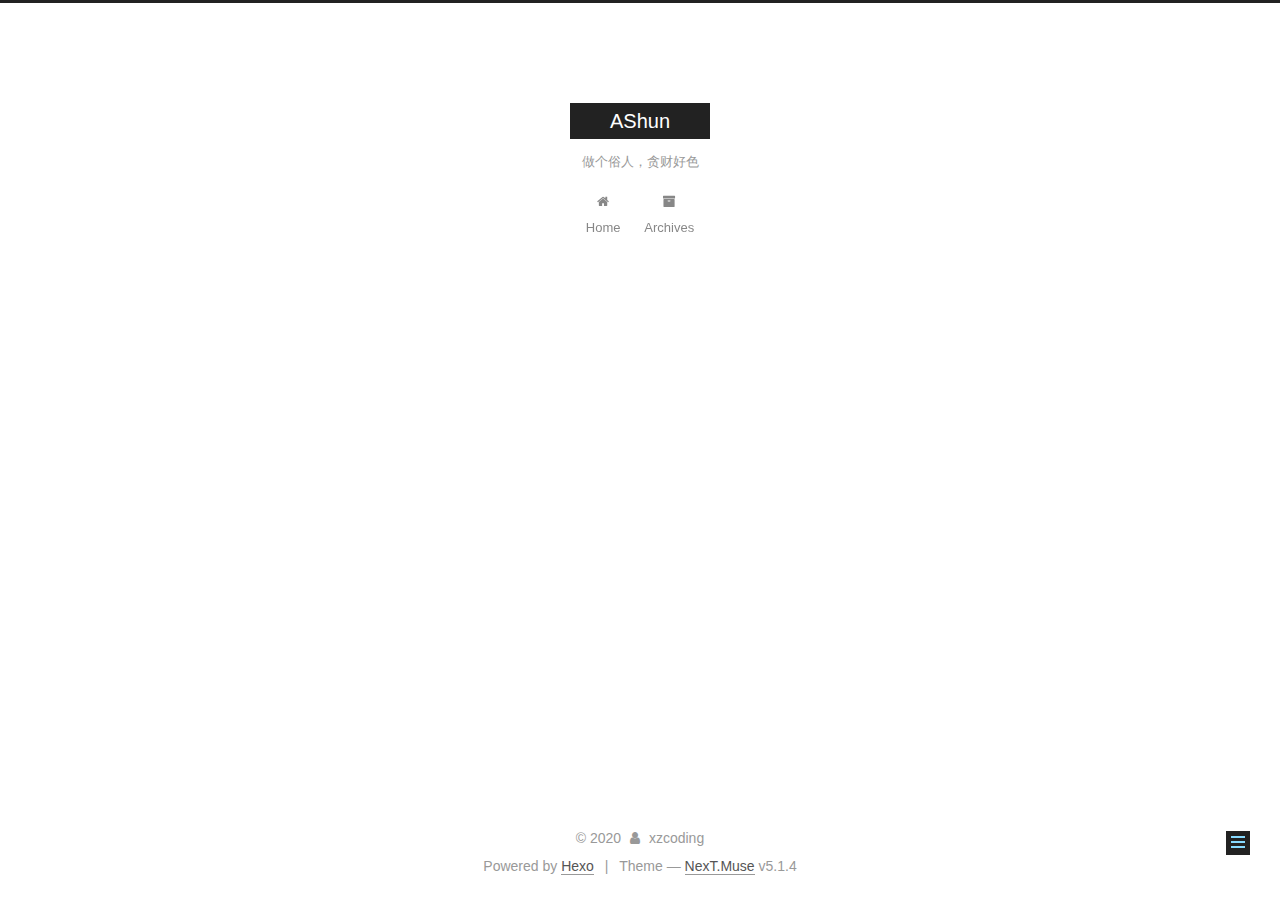
<file: 2020/02/27/my-new-post/index.html>
<!DOCTYPE html>



  


<html class="theme-next muse use-motion" lang="en">
<head>
  <meta charset="UTF-8"/>
<meta http-equiv="X-UA-Compatible" content="IE=edge" />
<meta name="viewport" content="width=device-width, initial-scale=1, maximum-scale=1"/>
<meta name="theme-color" content="#222">









<meta http-equiv="Cache-Control" content="no-transform" />
<meta http-equiv="Cache-Control" content="no-siteapp" />
















  
  
  <link href="/lib/fancybox/source/jquery.fancybox.css?v=2.1.5" rel="stylesheet" type="text/css" />







<link href="/lib/font-awesome/css/font-awesome.min.css?v=4.6.2" rel="stylesheet" type="text/css" />

<link href="/css/main.css?v=5.1.4" rel="stylesheet" type="text/css" />


  <link rel="apple-touch-icon" sizes="180x180" href="/images/apple-touch-icon-next.png?v=5.1.4">


  <link rel="icon" type="image/png" sizes="32x32" href="/images/favicon-32x32-next.png?v=5.1.4">


  <link rel="icon" type="image/png" sizes="16x16" href="/images/favicon-16x16-next.png?v=5.1.4">


  <link rel="mask-icon" href="/images/logo.svg?v=5.1.4" color="#222">





  <meta name="keywords" content="Hexo, NexT" />










<meta property="og:type" content="article">
<meta property="og:title" content="你好，世界！">
<meta property="og:url" content="http://yoursite.com/2020/02/27/my-new-post/index.html">
<meta property="og:site_name" content="AShun">
<meta property="og:locale" content="en_US">
<meta property="article:published_time" content="2020-02-27T10:24:00.000Z">
<meta property="article:modified_time" content="2020-02-27T10:37:30.119Z">
<meta property="article:author" content="xzcoding">
<meta name="twitter:card" content="summary">



<script type="text/javascript" id="hexo.configurations">
  var NexT = window.NexT || {};
  var CONFIG = {
    root: '/',
    scheme: 'Muse',
    version: '5.1.4',
    sidebar: {"position":"left","display":"post","offset":12,"b2t":false,"scrollpercent":false,"onmobile":false},
    fancybox: true,
    tabs: true,
    motion: {"enable":true,"async":false,"transition":{"post_block":"fadeIn","post_header":"slideDownIn","post_body":"slideDownIn","coll_header":"slideLeftIn","sidebar":"slideUpIn"}},
    duoshuo: {
      userId: '0',
      author: 'Author'
    },
    algolia: {
      applicationID: '',
      apiKey: '',
      indexName: '',
      hits: {"per_page":10},
      labels: {"input_placeholder":"Search for Posts","hits_empty":"We didn't find any results for the search: ${query}","hits_stats":"${hits} results found in ${time} ms"}
    }
  };
</script>



  <link rel="canonical" href="http://yoursite.com/2020/02/27/my-new-post/"/>





  <title>你好，世界！ | AShun</title>
  








<meta name="generator" content="Hexo 4.2.0"></head>

<body itemscope itemtype="http://schema.org/WebPage" lang="en">

  
  
    
  

  <div class="container sidebar-position-left page-post-detail">
    <div class="headband"></div>

    <header id="header" class="header" itemscope itemtype="http://schema.org/WPHeader">
      <div class="header-inner"><div class="site-brand-wrapper">
  <div class="site-meta ">
    

    <div class="custom-logo-site-title">
      <a href="/"  class="brand" rel="start">
        <span class="logo-line-before"><i></i></span>
        <span class="site-title">AShun</span>
        <span class="logo-line-after"><i></i></span>
      </a>
    </div>
      
        <p class="site-subtitle">做个俗人，贪财好色</p>
      
  </div>

  <div class="site-nav-toggle">
    <button>
      <span class="btn-bar"></span>
      <span class="btn-bar"></span>
      <span class="btn-bar"></span>
    </button>
  </div>
</div>

<nav class="site-nav">
  

  
    <ul id="menu" class="menu">
      
        
        <li class="menu-item menu-item-home">
          <a href="/%20" rel="section">
            
              <i class="menu-item-icon fa fa-fw fa-home"></i> <br />
            
            Home
          </a>
        </li>
      
        
        <li class="menu-item menu-item-archives">
          <a href="/archives/%20" rel="section">
            
              <i class="menu-item-icon fa fa-fw fa-archive"></i> <br />
            
            Archives
          </a>
        </li>
      

      
    </ul>
  

  
</nav>



 </div>
    </header>

    <main id="main" class="main">
      <div class="main-inner">
        <div class="content-wrap">
          <div id="content" class="content">
            

  <div id="posts" class="posts-expand">
    

  

  
  
  

  <article class="post post-type-normal" itemscope itemtype="http://schema.org/Article">
  
  
  
  <div class="post-block">
    <link itemprop="mainEntityOfPage" href="http://yoursite.com/2020/02/27/my-new-post/">

    <span hidden itemprop="author" itemscope itemtype="http://schema.org/Person">
      <meta itemprop="name" content="xzcoding">
      <meta itemprop="description" content="">
      <meta itemprop="image" content="/images/avatar.gif">
    </span>

    <span hidden itemprop="publisher" itemscope itemtype="http://schema.org/Organization">
      <meta itemprop="name" content="AShun">
    </span>

    
      <header class="post-header">

        
        
          <h1 class="post-title" itemprop="name headline">你好，世界！</h1>
        

        <div class="post-meta">
          <span class="post-time">
            
              <span class="post-meta-item-icon">
                <i class="fa fa-calendar-o"></i>
              </span>
              
                <span class="post-meta-item-text">Posted on</span>
              
              <time title="Post created" itemprop="dateCreated datePublished" datetime="2020-02-27T18:24:00+08:00">
                2020-02-27
              </time>
            

            

            
          </span>

          

          
            
          

          
          

          

          

          

        </div>
      </header>
    

    
    
    
    <div class="post-body" itemprop="articleBody">

      
      

      
        
      
    </div>
    
    
    

    

    

    

    <footer class="post-footer">
      

      
      
      

      
        <div class="post-nav">
          <div class="post-nav-next post-nav-item">
            
              <a href="/2020/02/27/hello-world/" rel="next" title="Hello World">
                <i class="fa fa-chevron-left"></i> Hello World
              </a>
            
          </div>

          <span class="post-nav-divider"></span>

          <div class="post-nav-prev post-nav-item">
            
          </div>
        </div>
      

      
      
    </footer>
  </div>
  
  
  
  </article>



    <div class="post-spread">
      
    </div>
  </div>


          </div>
          


          

  



        </div>
        
          
  
  <div class="sidebar-toggle">
    <div class="sidebar-toggle-line-wrap">
      <span class="sidebar-toggle-line sidebar-toggle-line-first"></span>
      <span class="sidebar-toggle-line sidebar-toggle-line-middle"></span>
      <span class="sidebar-toggle-line sidebar-toggle-line-last"></span>
    </div>
  </div>

  <aside id="sidebar" class="sidebar">
    
    <div class="sidebar-inner">

      

      

      <section class="site-overview-wrap sidebar-panel sidebar-panel-active">
        <div class="site-overview">
          <div class="site-author motion-element" itemprop="author" itemscope itemtype="http://schema.org/Person">
            
              <p class="site-author-name" itemprop="name">xzcoding</p>
              <p class="site-description motion-element" itemprop="description"></p>
          </div>

          <nav class="site-state motion-element">

            
              <div class="site-state-item site-state-posts">
              
                <a href="/archives/%20%7C%7C%20archive">
              
                  <span class="site-state-item-count">2</span>
                  <span class="site-state-item-name">posts</span>
                </a>
              </div>
            

            

            

          </nav>

          

          

          
          

          
          

          

        </div>
      </section>

      

      

    </div>
  </aside>


        
      </div>
    </main>

    <footer id="footer" class="footer">
      <div class="footer-inner">
        <div class="copyright">&copy; <span itemprop="copyrightYear">2020</span>
  <span class="with-love">
    <i class="fa fa-user"></i>
  </span>
  <span class="author" itemprop="copyrightHolder">xzcoding</span>

  
</div>


  <div class="powered-by">Powered by <a class="theme-link" target="_blank" href="https://hexo.io">Hexo</a></div>



  <span class="post-meta-divider">|</span>



  <div class="theme-info">Theme &mdash; <a class="theme-link" target="_blank" href="https://github.com/iissnan/hexo-theme-next">NexT.Muse</a> v5.1.4</div>




        







        
      </div>
    </footer>

    
      <div class="back-to-top">
        <i class="fa fa-arrow-up"></i>
        
      </div>
    

    

  </div>

  

<script type="text/javascript">
  if (Object.prototype.toString.call(window.Promise) !== '[object Function]') {
    window.Promise = null;
  }
</script>









  












  
  
    <script type="text/javascript" src="/lib/jquery/index.js?v=2.1.3"></script>
  

  
  
    <script type="text/javascript" src="/lib/fastclick/lib/fastclick.min.js?v=1.0.6"></script>
  

  
  
    <script type="text/javascript" src="/lib/jquery_lazyload/jquery.lazyload.js?v=1.9.7"></script>
  

  
  
    <script type="text/javascript" src="/lib/velocity/velocity.min.js?v=1.2.1"></script>
  

  
  
    <script type="text/javascript" src="/lib/velocity/velocity.ui.min.js?v=1.2.1"></script>
  

  
  
    <script type="text/javascript" src="/lib/fancybox/source/jquery.fancybox.pack.js?v=2.1.5"></script>
  


  


  <script type="text/javascript" src="/js/src/utils.js?v=5.1.4"></script>

  <script type="text/javascript" src="/js/src/motion.js?v=5.1.4"></script>



  
  

  
  <script type="text/javascript" src="/js/src/scrollspy.js?v=5.1.4"></script>
<script type="text/javascript" src="/js/src/post-details.js?v=5.1.4"></script>



  


  <script type="text/javascript" src="/js/src/bootstrap.js?v=5.1.4"></script>



  


  




	





  





  












  





  

  

  

  
  

  

  

  

</body>
</html>
</file>
<file: css/main.css>
/* normalize.css v3.0.2 | MIT License | git.io/normalize */
html {
  font-family: sans-serif; /* 1 */
  -ms-text-size-adjust: 100%; /* 2 */
  -webkit-text-size-adjust: 100%; /* 2 */
}
body {
  margin: 0;
}
article,
aside,
details,
figcaption,
figure,
footer,
header,
hgroup,
main,
menu,
nav,
section,
summary {
  display: block;
}
audio,
canvas,
progress,
video {
  display: inline-block; /* 1 */
  vertical-align: baseline; /* 2 */
}
audio:not([controls]) {
  display: none;
  height: 0;
}
[hidden],
template {
  display: none;
}
a {
  background-color: transparent;
}
a:active,
a:hover {
  outline: 0;
}
abbr[title] {
  border-bottom: 1px dotted;
}
b,
strong {
  font-weight: bold;
}
dfn {
  font-style: italic;
}
h1 {
  font-size: 2em;
  margin: 0.67em 0;
}
mark {
  background: #ff0;
  color: #000;
}
small {
  font-size: 80%;
}
sub,
sup {
  font-size: 75%;
  line-height: 0;
  position: relative;
  vertical-align: baseline;
}
sup {
  top: -0.5em;
}
sub {
  bottom: -0.25em;
}
img {
  border: 0;
}
svg:not(:root) {
  overflow: hidden;
}
figure {
  margin: 1em 40px;
}
hr {
  -moz-box-sizing: content-box;
  box-sizing: content-box;
  height: 0;
}
pre {
  overflow: auto;
}
code,
kbd,
pre,
samp {
  font-family: monospace, monospace;
  font-size: 1em;
}
button,
input,
optgroup,
select,
textarea {
  color: inherit; /* 1 */
  font: inherit; /* 2 */
  margin: 0; /* 3 */
}
button {
  overflow: visible;
}
button,
select {
  text-transform: none;
}
button,
html input[type="button"],
input[type="reset"],
input[type="submit"] {
  -webkit-appearance: button; /* 2 */
  cursor: pointer; /* 3 */
}
button[disabled],
html input[disabled] {
  cursor: default;
}
button::-moz-focus-inner,
input::-moz-focus-inner {
  border: 0;
  padding: 0;
}
input {
  line-height: normal;
}
input[type="checkbox"],
input[type="radio"] {
  box-sizing: border-box; /* 1 */
  padding: 0; /* 2 */
}
input[type="number"]::-webkit-inner-spin-button,
input[type="number"]::-webkit-outer-spin-button {
  height: auto;
}
input[type="search"] {
  -webkit-appearance: textfield; /* 1 */
  -moz-box-sizing: content-box;
  -webkit-box-sizing: content-box; /* 2 */
  box-sizing: content-box;
}
input[type="search"]::-webkit-search-cancel-button,
input[type="search"]::-webkit-search-decoration {
  -webkit-appearance: none;
}
fieldset {
  border: 1px solid #c0c0c0;
  margin: 0 2px;
  padding: 0.35em 0.625em 0.75em;
}
legend {
  border: 0; /* 1 */
  padding: 0; /* 2 */
}
textarea {
  overflow: auto;
}
optgroup {
  font-weight: bold;
}
table {
  border-collapse: collapse;
  border-spacing: 0;
}
td,
th {
  padding: 0;
}
::selection {
  background: #262a30;
  color: #fff;
}
body {
  position: relative;
  font-family: 'Lato', "PingFang SC", "Microsoft YaHei", sans-serif;
  font-size: 14px;
  line-height: 2;
  color: #555;
  background: #fff;
}
@media (max-width: 767px) {
  body {
    padding-right: 0 !important;
  }
}
@media (min-width: 768px) and (max-width: 991px) {
  body {
    padding-right: 0 !important;
  }
}
@media (min-width: 1600px) {
  body {
    font-size: 16px;
  }
}
h1,
h2,
h3,
h4,
h5,
h6 {
  margin: 0;
  padding: 0;
  font-weight: bold;
  line-height: 1.5;
  font-family: 'Lato', "PingFang SC", "Microsoft YaHei", sans-serif;
}
h2,
h3,
h4,
h5,
h6 {
  margin: 20px 0 15px;
}
h1 {
  font-size: 22px;
}
@media (max-width: 767px) {
  h1 {
    font-size: 18px;
  }
}
h2 {
  font-size: 20px;
}
@media (max-width: 767px) {
  h2 {
    font-size: 16px;
  }
}
h3 {
  font-size: 18px;
}
@media (max-width: 767px) {
  h3 {
    font-size: 14px;
  }
}
h4 {
  font-size: 16px;
}
@media (max-width: 767px) {
  h4 {
    font-size: 12px;
  }
}
h5 {
  font-size: 14px;
}
@media (max-width: 767px) {
  h5 {
    font-size: 10px;
  }
}
h6 {
  font-size: 12px;
}
@media (max-width: 767px) {
  h6 {
    font-size: 8px;
  }
}
p {
  margin: 0 0 20px 0;
}
a {
  color: #555;
  text-decoration: none;
  outline: none;
  border-bottom: 1px solid #999;
  word-wrap: break-word;
}
a:hover {
  color: #222;
  border-bottom-color: #222;
}
blockquote {
  margin: 0;
  padding: 0;
}
img {
  display: block;
  margin: auto;
  max-width: 100%;
  height: auto;
}
hr {
  margin: 40px 0;
  height: 3px;
  border: none;
  background-color: #ddd;
  background-image: repeating-linear-gradient(-45deg, #fff, #fff 4px, transparent 4px, transparent 8px);
}
blockquote {
  padding: 0 15px;
  color: #666;
  border-left: 4px solid #ddd;
}
blockquote cite::before {
  content: "-";
  padding: 0 5px;
}
dt {
  font-weight: 700;
}
dd {
  margin: 0;
  padding: 0;
}
kbd {
  border: 1px solid #ccc;
  border-radius: 0.2em;
  box-shadow: 0.1em 0.1em 0.2em rgba(0,0,0,0.1);
  background-color: #f9f9f9;
  font-family: inherit;
  background-image: -webkit-linear-gradient(top, #eee, #fff, #eee);
  padding: 0.1em 0.3em;
  white-space: nowrap;
}
.text-left {
  text-align: left;
}
.text-center {
  text-align: center;
}
.text-right {
  text-align: right;
}
.text-justify {
  text-align: justify;
}
.text-nowrap {
  white-space: nowrap;
}
.text-lowercase {
  text-transform: lowercase;
}
.text-uppercase {
  text-transform: uppercase;
}
.text-capitalize {
  text-transform: capitalize;
}
.center-block {
  display: block;
  margin-left: auto;
  margin-right: auto;
}
.clearfix:before,
.clearfix:after {
  content: " ";
  display: table;
}
.clearfix:after {
  clear: both;
}
.pullquote {
  width: 45%;
}
.pullquote.left {
  float: left;
  margin-left: 5px;
  margin-right: 10px;
}
.pullquote.right {
  float: right;
  margin-left: 10px;
  margin-right: 5px;
}
.affix.affix.affix {
  position: fixed;
}
.translation {
  margin-top: -20px;
  font-size: 14px;
  color: #999;
}
.scrollbar-measure {
  width: 100px;
  height: 100px;
  overflow: scroll;
  position: absolute;
  top: -9999px;
}
.use-motion .motion-element {
  opacity: 0;
}
table {
  margin: 20px 0;
  width: 100%;
  border-collapse: collapse;
  border-spacing: 0;
  border: 1px solid #ddd;
  font-size: 14px;
  table-layout: fixed;
  word-wrap: break-all;
}
table>tbody>tr:nth-of-type(odd) {
  background-color: #f9f9f9;
}
table>tbody>tr:hover {
  background-color: #f5f5f5;
}
caption,
th,
td {
  padding: 8px;
  text-align: left;
  vertical-align: middle;
  font-weight: normal;
}
th,
td {
  border-bottom: 3px solid #ddd;
  border-right: 1px solid #eee;
}
th {
  padding-bottom: 10px;
  font-weight: 700;
}
td {
  border-bottom-width: 1px;
}
html,
body {
  height: 100%;
}
.container {
  position: relative;
  min-height: 100%;
}
.header-inner {
  margin: 0 auto;
  padding: 100px 0 70px;
  width: 700px;
}
@media (min-width: 1600px) {
  .container .header-inner {
    width: 900px;
  }
}
.main {
  padding-bottom: 150px;
}
.main-inner {
  margin: 0 auto;
  width: 700px;
}
@media (min-width: 1600px) {
  .container .main-inner {
    width: 900px;
  }
}
.footer {
  position: absolute;
  left: 0;
  bottom: 0;
  width: 100%;
  min-height: 50px;
}
.footer-inner {
  box-sizing: border-box;
  margin: 20px auto;
  width: 700px;
}
@media (min-width: 1600px) {
  .container .footer-inner {
    width: 900px;
  }
}
pre,
.highlight {
  overflow: auto;
  margin: 20px 0;
  padding: 0;
  font-size: 13px;
  color: #4d4d4c;
  background: #f7f7f7;
  line-height: 1.6;
}
pre,
code {
  font-family: consolas, Menlo, "PingFang SC", "Microsoft YaHei", monospace;
}
code {
  padding: 2px 4px;
  word-wrap: break-word;
  color: #555;
  background: #eee;
  border-radius: 3px;
  font-size: 13px;
}
pre {
  padding: 10px;
}
pre code {
  padding: 0;
  color: #4d4d4c;
  background: none;
  text-shadow: none;
}
.highlight {
  border-radius: 1px;
}
.highlight pre {
  border: none;
  margin: 0;
  padding: 10px 0;
}
.highlight table {
  margin: 0;
  width: auto;
  border: none;
}
.highlight td {
  border: none;
  padding: 0;
}
.highlight figcaption {
  font-size: 1em;
  color: #4d4d4c;
  line-height: 1em;
  margin-bottom: 1em;
}
.highlight figcaption:before,
.highlight figcaption:after {
  content: " ";
  display: table;
}
.highlight figcaption:after {
  clear: both;
}
.highlight figcaption a {
  float: right;
  color: #4d4d4c;
}
.highlight figcaption a:hover {
  border-bottom-color: #4d4d4c;
}
.highlight .gutter pre {
  padding-left: 10px;
  padding-right: 10px;
  color: #869194;
  text-align: right;
  background-color: #eff2f3;
}
.highlight .code pre {
  width: 100%;
  padding-left: 10px;
  padding-right: 10px;
  background-color: #f7f7f7;
}
.highlight .line {
  height: 20px;
}
.gutter {
  -webkit-user-select: none;
  -moz-user-select: none;
  -ms-user-select: none;
  user-select: none;
}
.gist table {
  width: auto;
}
.gist table td {
  border: none;
}
pre .deletion {
  background: #fdd;
}
pre .addition {
  background: #dfd;
}
pre .meta {
  color: #8959a8;
}
pre .comment {
  color: #8e908c;
}
pre .variable,
pre .attribute,
pre .tag,
pre .regexp,
pre .ruby .constant,
pre .xml .tag .title,
pre .xml .pi,
pre .xml .doctype,
pre .html .doctype,
pre .css .id,
pre .css .class,
pre .css .pseudo {
  color: #c82829;
}
pre .number,
pre .preprocessor,
pre .built_in,
pre .literal,
pre .params,
pre .constant,
pre .command {
  color: #f5871f;
}
pre .ruby .class .title,
pre .css .rules .attribute,
pre .string,
pre .value,
pre .inheritance,
pre .header,
pre .ruby .symbol,
pre .xml .cdata,
pre .special,
pre .number,
pre .formula {
  color: #718c00;
}
pre .title,
pre .css .hexcolor {
  color: #3e999f;
}
pre .function,
pre .python .decorator,
pre .python .title,
pre .ruby .function .title,
pre .ruby .title .keyword,
pre .perl .sub,
pre .javascript .title,
pre .coffeescript .title {
  color: #4271ae;
}
pre .keyword,
pre .javascript .function {
  color: #8959a8;
}
.full-image.full-image.full-image.full-image {
  border: none;
  max-width: 100%;
  width: auto;
  margin: 20px auto 25px;
}
@media (min-width: 992px) {
  .full-image.full-image.full-image.full-image {
    max-width: none;
    width: 110%;
    margin: 25px -5%;
  }
}
.blockquote-center,
.page-home .post-type-quote blockquote,
.page-post-detail .post-type-quote blockquote {
  position: relative;
  margin: 40px 0;
  padding: 0;
  border-left: none;
  text-align: center;
}
.blockquote-center::before,
.page-home .post-type-quote blockquote::before,
.page-post-detail .post-type-quote blockquote::before,
.blockquote-center::after,
.page-home .post-type-quote blockquote::after,
.page-post-detail .post-type-quote blockquote::after {
  position: absolute;
  content: ' ';
  display: block;
  width: 100%;
  height: 24px;
  opacity: 0.2;
  background-repeat: no-repeat;
  background-position: 0 -6px;
  background-size: 22px 22px;
}
.blockquote-center::before,
.page-home .post-type-quote blockquote::before,
.page-post-detail .post-type-quote blockquote::before {
  top: -20px;
  background-image: url("../images/quote-l.svg");
  border-top: 1px solid #ccc;
}
.blockquote-center::after,
.page-home .post-type-quote blockquote::after,
.page-post-detail .post-type-quote blockquote::after {
  bottom: -20px;
  background-image: url("../images/quote-r.svg");
  border-bottom: 1px solid #ccc;
  background-position: 100% 8px;
}
.blockquote-center p,
.page-home .post-type-quote blockquote p,
.page-post-detail .post-type-quote blockquote p,
.blockquote-center div,
.page-home .post-type-quote blockquote div,
.page-post-detail .post-type-quote blockquote div {
  text-align: center;
}
.post .post-body .group-picture img {
  box-sizing: border-box;
  padding: 0 3px;
  border: none;
}
.post .group-picture-row {
  overflow: hidden;
  margin-top: 6px;
}
.post .group-picture-row:first-child {
  margin-top: 0;
}
.post .group-picture-column {
  float: left;
}
.page-post-detail .post-body .group-picture-column {
  float: none;
  margin-top: 10px;
  width: auto !important;
}
.page-post-detail .post-body .group-picture-column img {
  margin: 0 auto;
}
.page-archive .group-picture-container {
  overflow: hidden;
}
.page-archive .group-picture-row {
  float: left;
}
.page-archive .group-picture-row:first-child {
  margin-top: 6px;
}
.page-archive .group-picture-column {
  max-width: 150px;
  max-height: 150px;
}
.post-body .note {
  position: relative;
  padding: 15px;
  margin-bottom: 20px;
  border: 1px solid #eee;
  border-left-width: 5px;
  border-radius: 3px;
}
.post-body .note h2,
.post-body .note h3,
.post-body .note h4,
.post-body .note h5,
.post-body .note h6 {
  margin-top: 0;
  margin-bottom: 0;
  border-bottom: initial;
  padding-top: 0 !important;
}
.post-body .note p:first-child,
.post-body .note ul:first-child,
.post-body .note ol:first-child,
.post-body .note table:first-child,
.post-body .note pre:first-child,
.post-body .note blockquote:first-child {
  margin-top: 0;
}
.post-body .note p:last-child,
.post-body .note ul:last-child,
.post-body .note ol:last-child,
.post-body .note table:last-child,
.post-body .note pre:last-child,
.post-body .note blockquote:last-child {
  margin-bottom: 0;
}
.post-body .note.default {
  border-left-color: #777;
}
.post-body .note.default h2,
.post-body .note.default h3,
.post-body .note.default h4,
.post-body .note.default h5,
.post-body .note.default h6 {
  color: #777;
}
.post-body .note.primary {
  border-left-color: #6f42c1;
}
.post-body .note.primary h2,
.post-body .note.primary h3,
.post-body .note.primary h4,
.post-body .note.primary h5,
.post-body .note.primary h6 {
  color: #6f42c1;
}
.post-body .note.info {
  border-left-color: #428bca;
}
.post-body .note.info h2,
.post-body .note.info h3,
.post-body .note.info h4,
.post-body .note.info h5,
.post-body .note.info h6 {
  color: #428bca;
}
.post-body .note.success {
  border-left-color: #5cb85c;
}
.post-body .note.success h2,
.post-body .note.success h3,
.post-body .note.success h4,
.post-body .note.success h5,
.post-body .note.success h6 {
  color: #5cb85c;
}
.post-body .note.warning {
  border-left-color: #f0ad4e;
}
.post-body .note.warning h2,
.post-body .note.warning h3,
.post-body .note.warning h4,
.post-body .note.warning h5,
.post-body .note.warning h6 {
  color: #f0ad4e;
}
.post-body .note.danger {
  border-left-color: #d9534f;
}
.post-body .note.danger h2,
.post-body .note.danger h3,
.post-body .note.danger h4,
.post-body .note.danger h5,
.post-body .note.danger h6 {
  color: #d9534f;
}
.post-body .label {
  display: inline;
  padding: 0 2px;
  white-space: nowrap;
}
.post-body .label.default {
  background-color: #f0f0f0;
}
.post-body .label.primary {
  background-color: #efe6f7;
}
.post-body .label.info {
  background-color: #e5f2f8;
}
.post-body .label.success {
  background-color: #e7f4e9;
}
.post-body .label.warning {
  background-color: #fcf6e1;
}
.post-body .label.danger {
  background-color: #fae8eb;
}
.post-body .tabs {
  position: relative;
  display: block;
  margin-bottom: 20px;
  padding-top: 10px;
}
.post-body .tabs ul.nav-tabs {
  margin: 0;
  padding: 0;
  display: flex;
  margin-bottom: -1px;
}
@media (max-width: 413px) {
  .post-body .tabs ul.nav-tabs {
    display: block;
    margin-bottom: 5px;
  }
}
.post-body .tabs ul.nav-tabs li.tab {
  list-style-type: none !important;
  margin: 0 0.25em 0 0;
  border-top: 3px solid transparent;
  border-left: 1px solid transparent;
  border-right: 1px solid transparent;
}
@media (max-width: 413px) {
  .post-body .tabs ul.nav-tabs li.tab {
    margin: initial;
    border-top: 1px solid transparent;
    border-left: 3px solid transparent;
    border-right: 1px solid transparent;
    border-bottom: 1px solid transparent;
  }
}
.post-body .tabs ul.nav-tabs li.tab a {
  outline: 0;
  border-bottom: initial;
  display: block;
  line-height: 1.8em;
  padding: 0.25em 0.75em;
  transition-duration: 0.2s;
  transition-timing-function: ease-out;
  transition-delay: 0s;
}
.post-body .tabs ul.nav-tabs li.tab a i {
  width: 1.285714285714286em;
}
.post-body .tabs ul.nav-tabs li.tab.active {
  border-top: 3px solid #fc6423;
  border-left: 1px solid #ddd;
  border-right: 1px solid #ddd;
  background-color: #fff;
}
@media (max-width: 413px) {
  .post-body .tabs ul.nav-tabs li.tab.active {
    border-top: 1px solid #ddd;
    border-left: 3px solid #fc6423;
    border-right: 1px solid #ddd;
    border-bottom: 1px solid #ddd;
  }
}
.post-body .tabs ul.nav-tabs li.tab.active a {
  cursor: default;
  color: #555;
}
.post-body .tabs .tab-content {
  background-color: #fff;
}
.post-body .tabs .tab-content .tab-pane {
  border: 1px solid #ddd;
  padding: 20px 20px 0 20px;
}
.post-body .tabs .tab-content .tab-pane:not(.active) {
  display: none !important;
}
.post-body .tabs .tab-content .tab-pane.active {
  display: block !important;
}
.btn {
  display: inline-block;
  padding: 0 20px;
  font-size: 14px;
  color: #fff;
  background: #222;
  border: 2px solid #222;
  text-decoration: none;
  border-radius: 0;
  transition-property: background-color;
  transition-duration: 0.2s;
  transition-timing-function: ease-in-out;
  transition-delay: 0s;
  line-height: 2;
}
.btn:hover {
  border-color: #222;
  color: #222;
  background: #fff;
}
.btn +.btn {
  margin: 0 0 8px 8px;
}
.btn .fa-fw {
  width: 1.285714285714286em;
  text-align: left;
}
.btn-bar {
  display: block;
  width: 22px;
  height: 2px;
  background: #555;
  border-radius: 1px;
}
.btn-bar+.btn-bar {
  margin-top: 4px;
}
.pagination {
  margin: 120px 0 40px;
  text-align: center;
  border-top: 1px solid #eee;
}
.page-number-basic,
.pagination .prev,
.pagination .next,
.pagination .page-number,
.pagination .space {
  display: inline-block;
  position: relative;
  top: -1px;
  margin: 0 10px;
  padding: 0 11px;
}
@media (max-width: 767px) {
  .page-number-basic,
  .pagination .prev,
  .pagination .next,
  .pagination .page-number,
  .pagination .space {
    margin: 0 5px;
  }
}
.pagination .prev,
.pagination .next,
.pagination .page-number {
  border-bottom: 0;
  border-top: 1px solid #eee;
  transition-property: border-color;
  transition-duration: 0.2s;
  transition-timing-function: ease-in-out;
  transition-delay: 0s;
}
.pagination .prev:hover,
.pagination .next:hover,
.pagination .page-number:hover {
  border-top-color: #222;
}
.pagination .space {
  padding: 0;
  margin: 0;
}
.pagination .prev {
  margin-left: 0;
}
.pagination .next {
  margin-right: 0;
}
.pagination .page-number.current {
  color: #fff;
  background: #ccc;
  border-top-color: #ccc;
}
@media (max-width: 767px) {
  .pagination {
    border-top: none;
  }
  .pagination .prev,
  .pagination .next,
  .pagination .page-number {
    margin-bottom: 10px;
    border-top: 0;
    border-bottom: 1px solid #eee;
    padding: 0 10px;
  }
  .pagination .prev:hover,
  .pagination .next:hover,
  .pagination .page-number:hover {
    border-bottom-color: #222;
  }
}
.comments {
  margin: 60px 20px 0;
}
.tag-cloud {
  text-align: center;
}
.tag-cloud a {
  display: inline-block;
  margin: 10px;
}
.back-to-top {
  box-sizing: border-box;
  position: fixed;
  bottom: -100px;
  right: 30px;
  z-index: 1050;
  padding: 0 6px;
  width: 24px;
  background: #222;
  font-size: 12px;
  opacity: 1;
  color: #fff;
  cursor: pointer;
  text-align: center;
  -webkit-transform: translateZ(0);
  transition-property: bottom;
  transition-duration: 0.2s;
  transition-timing-function: ease-in-out;
  transition-delay: 0s;
}
@media (min-width: 768px) and (max-width: 991px) {
  .back-to-top {
    display: none !important;
  }
}
@media (max-width: 767px) {
  .back-to-top {
    display: none !important;
  }
}
.back-to-top.back-to-top-on {
  bottom: 19px;
}
.header {
  background: transparent;
}
.header-inner {
  position: relative;
}
.headband {
  height: 3px;
  background: #222;
}
.site-meta {
  margin: 0;
  text-align: center;
}
@media (max-width: 767px) {
  .site-meta {
    text-align: center;
  }
}
.brand {
  position: relative;
  display: inline-block;
  padding: 0 40px;
  color: #fff;
  background: #222;
  border-bottom: none;
}
.brand:hover {
  color: #fff;
}
.logo {
  display: inline-block;
  margin-right: 5px;
  line-height: 36px;
  vertical-align: top;
}
.site-title {
  display: inline-block;
  vertical-align: top;
  line-height: 36px;
  font-size: 20px;
  font-weight: normal;
  font-family: 'Lato', "PingFang SC", "Microsoft YaHei", sans-serif;
}
.site-subtitle {
  margin-top: 10px;
  font-size: 13px;
  color: #999;
}
.use-motion .brand {
  opacity: 0;
}
.use-motion .logo,
.use-motion .site-title,
.use-motion .site-subtitle {
  opacity: 0;
  position: relative;
  top: -10px;
}
.site-nav-toggle {
  display: none;
  position: absolute;
  top: 10px;
  left: 10px;
}
@media (max-width: 767px) {
  .site-nav-toggle {
    display: block;
  }
}
.site-nav-toggle button {
  margin-top: 2px;
  padding: 9px 10px;
  background: transparent;
  border: none;
}
@media (max-width: 767px) {
  .site-nav {
    display: none;
    margin: 0 -10px;
    padding: 0 10px;
    clear: both;
    border-top: 1px solid #ddd;
  }
}
@media (min-width: 768px) and (max-width: 991px) {
  .site-nav {
    display: block !important;
  }
}
@media (min-width: 992px) {
  .site-nav {
    display: block !important;
  }
}
.menu {
  margin-top: 20px;
  padding-left: 0;
  text-align: center;
}
.menu .menu-item {
  display: inline-block;
  margin: 0 10px;
  list-style: none;
}
@media screen and (max-width: 767px) {
  .menu .menu-item {
    margin-top: 10px;
  }
}
.menu .menu-item a {
  display: block;
  font-size: 13px;
  line-height: inherit;
  border-bottom: 1px solid transparent;
  transition-property: border-color;
  transition-duration: 0.2s;
  transition-timing-function: ease-in-out;
  transition-delay: 0s;
}
.menu .menu-item a:hover {
  border-bottom-color: #222;
}
.menu .menu-item .fa {
  margin-right: 5px;
}
.use-motion .menu-item {
  opacity: 0;
}
.post-body {
  font-family: 'Lato', "PingFang SC", "Microsoft YaHei", sans-serif;
}
@media (max-width: 767px) {
  .post-body {
    word-break: break-word;
  }
}
.post-body .fancybox img {
  display: block !important;
  margin: 0 auto;
  cursor: pointer;
  cursor: zoom-in;
  cursor: -webkit-zoom-in;
}
.post-body .image-caption,
.post-body .figure .caption {
  margin: -20px auto 15px;
  text-align: center;
  font-size: 14px;
  color: #999;
  font-weight: bold;
  line-height: 1;
}
.post-sticky-flag {
  display: inline-block;
  font-size: 16px;
  -ms-transform: rotate(30deg);
  -webkit-transform: rotate(30deg);
  -moz-transform: rotate(30deg);
  -ms-transform: rotate(30deg);
  -o-transform: rotate(30deg);
  transform: rotate(30deg);
}
.use-motion .post-block,
.use-motion .pagination,
.use-motion .comments {
  opacity: 0;
}
.use-motion .post-header {
  opacity: 0;
}
.use-motion .post-body {
  opacity: 0;
}
.use-motion .collection-title {
  opacity: 0;
}
.posts-expand {
  padding-top: 40px;
}
@media (max-width: 767px) {
  .posts-expand {
    margin: 0 20px;
  }
  .post-body pre .gutter pre {
    padding-right: 10px;
  }
  .post-body .highlight {
    margin-left: 0px;
    margin-right: 0px;
    padding: 0;
  }
  .post-body .highlight .gutter pre {
    padding-right: 10px;
  }
}
@media (min-width: 992px) {
  .posts-expand .post-body {
    text-align: justify;
  }
}
.posts-expand .post-body h2,
.posts-expand .post-body h3,
.posts-expand .post-body h4,
.posts-expand .post-body h5,
.posts-expand .post-body h6 {
  padding-top: 10px;
}
.posts-expand .post-body h2 .header-anchor,
.posts-expand .post-body h3 .header-anchor,
.posts-expand .post-body h4 .header-anchor,
.posts-expand .post-body h5 .header-anchor,
.posts-expand .post-body h6 .header-anchor {
  float: right;
  margin-left: 10px;
  color: #ccc;
  border-bottom-style: none;
  visibility: hidden;
}
.posts-expand .post-body h2 .header-anchor:hover,
.posts-expand .post-body h3 .header-anchor:hover,
.posts-expand .post-body h4 .header-anchor:hover,
.posts-expand .post-body h5 .header-anchor:hover,
.posts-expand .post-body h6 .header-anchor:hover {
  color: inherit;
}
.posts-expand .post-body h2:hover .header-anchor,
.posts-expand .post-body h3:hover .header-anchor,
.posts-expand .post-body h4:hover .header-anchor,
.posts-expand .post-body h5:hover .header-anchor,
.posts-expand .post-body h6:hover .header-anchor {
  visibility: visible;
}
.posts-expand .post-body ul li {
  list-style: circle;
}
.posts-expand .post-body img {
  box-sizing: border-box;
  margin: auto;
  padding: 3px;
  border: 1px solid #ddd;
}
.posts-expand .post-body .fancybox img {
  margin: 0 auto 25px;
}
@media (max-width: 767px) {
  .posts-collapse {
    margin: 0 20px;
  }
  .posts-collapse .post-title,
  .posts-collapse .post-meta {
    display: block;
    width: auto;
    text-align: left;
  }
}
.posts-collapse {
  position: relative;
  z-index: 1010;
  margin-left: 55px;
}
.posts-collapse::after {
  content: " ";
  position: absolute;
  top: 20px;
  left: 0;
  margin-left: -2px;
  width: 4px;
  height: 100%;
  background: #f5f5f5;
  z-index: -1;
}
@media (max-width: 767px) {
  .posts-collapse {
    margin: 0 20px;
  }
}
.posts-collapse .collection-title {
  position: relative;
  margin: 60px 0;
}
.posts-collapse .collection-title h1,
.posts-collapse .collection-title h2 {
  margin-left: 20px;
}
.posts-collapse .collection-title small {
  color: #bbb;
  margin-left: 5px;
}
.posts-collapse .collection-title::before {
  content: " ";
  position: absolute;
  left: 0;
  top: 50%;
  margin-left: -4px;
  margin-top: -4px;
  width: 8px;
  height: 8px;
  background: #bbb;
  border-radius: 50%;
}
.posts-collapse .post {
  margin: 30px 0;
}
.posts-collapse .post-header {
  position: relative;
  transition-duration: 0.2s;
  transition-timing-function: ease-in-out;
  transition-delay: 0s;
  transition-property: border;
  border-bottom: 1px dashed #ccc;
}
.posts-collapse .post-header::before {
  content: " ";
  position: absolute;
  left: 0;
  top: 12px;
  width: 6px;
  height: 6px;
  margin-left: -4px;
  background: #bbb;
  border-radius: 50%;
  border: 1px solid #fff;
  transition-duration: 0.2s;
  transition-timing-function: ease-in-out;
  transition-delay: 0s;
  transition-property: background;
}
.posts-collapse .post-header:hover {
  border-bottom-color: #666;
}
.posts-collapse .post-header:hover::before {
  background: #222;
}
.posts-collapse .post-meta {
  position: absolute;
  font-size: 12px;
  left: 20px;
  top: 5px;
}
.posts-collapse .post-comments-count {
  display: none;
}
.posts-collapse .post-title {
  margin-left: 60px;
  font-size: 16px;
  font-weight: normal;
  line-height: inherit;
}
.posts-collapse .post-title::after {
  margin-left: 3px;
  opacity: 0.6;
}
.posts-collapse .post-title a {
  color: #666;
  border-bottom: none;
}
.page-home .post-type-quote .post-header,
.page-post-detail .post-type-quote .post-header,
.page-home .post-type-quote .post-tags,
.page-post-detail .post-type-quote .post-tags {
  display: none;
}
.posts-expand .post-title {
  text-align: center;
  word-break: break-word;
  font-weight: 400;
}
.posts-expand .post-title-link {
  display: inline-block;
  position: relative;
  color: #555;
  border-bottom: none;
  line-height: 1.2;
  vertical-align: top;
}
.posts-expand .post-title-link::before {
  content: "";
  position: absolute;
  width: 100%;
  height: 2px;
  bottom: 0;
  left: 0;
  background-color: #000;
  visibility: hidden;
  -webkit-transform: scaleX(0);
  -moz-transform: scaleX(0);
  -ms-transform: scaleX(0);
  -o-transform: scaleX(0);
  transform: scaleX(0);
  transition-duration: 0.2s;
  transition-timing-function: ease-in-out;
  transition-delay: 0s;
}
.posts-expand .post-title-link:hover::before {
  visibility: visible;
  -webkit-transform: scaleX(1);
  -moz-transform: scaleX(1);
  -ms-transform: scaleX(1);
  -o-transform: scaleX(1);
  transform: scaleX(1);
}
.posts-expand .post-title-link .fa {
  font-size: 16px;
}
.posts-expand .post-meta {
  margin: 3px 0 60px 0;
  color: #999;
  font-family: 'Lato', "PingFang SC", "Microsoft YaHei", sans-serif;
  font-size: 12px;
  text-align: center;
}
.posts-expand .post-meta .post-category-list {
  display: inline-block;
  margin: 0;
  padding: 3px;
}
.posts-expand .post-meta .post-category-list-link {
  color: #999;
}
.posts-expand .post-meta .post-description {
  font-size: 14px;
  margin-top: 2px;
}
.post-meta-divider {
  margin: 0 0.5em;
}
.post-meta-item-icon {
  margin-right: 3px;
}
@media (min-width: 768px) and (max-width: 991px) {
  .post-meta-item-icon {
    display: inline-block;
  }
}
@media (max-width: 767px) {
  .post-meta-item-icon {
    display: inline-block;
  }
}
@media (min-width: 768px) and (max-width: 991px) {
  .post-meta-item-text {
    display: none;
  }
}
@media (max-width: 767px) {
  .post-meta-item-text {
    display: none;
  }
}
@media (max-width: 767px) {
  .posts-expand .post-comments-count {
    display: none;
  }
}
.post-button {
  margin-top: 40px;
}
.posts-expand .post-tags {
  margin-top: 40px;
  text-align: center;
}
.posts-expand .post-tags a {
  display: inline-block;
  margin-right: 10px;
  font-size: 13px;
}
.post-nav {
  display: table;
  margin-top: 15px;
  width: 100%;
  border-top: 1px solid #eee;
}
.post-nav-divider {
  display: table-cell;
  width: 10%;
}
.post-nav-item {
  display: table-cell;
  padding: 10px 0 0 0;
  width: 45%;
  vertical-align: top;
}
.post-nav-item a {
  position: relative;
  display: block;
  line-height: 25px;
  font-size: 14px;
  color: #555;
  border-bottom: none;
}
.post-nav-item a:hover {
  color: #222;
  border-bottom: none;
}
.post-nav-item a:active {
  top: 2px;
}
.post-nav-item .fa {
  position: absolute;
  top: 8px;
  left: 0;
  font-size: 12px;
}
.post-nav-next a {
  padding-left: 15px;
}
.post-nav-prev {
  text-align: right;
}
.post-nav-prev a {
  padding-right: 15px;
}
.post-nav-prev .fa {
  right: 0;
  left: auto;
}
.posts-expand .post-eof {
  display: block;
  margin: 80px auto 60px;
  width: 8%;
  height: 1px;
  background: #ccc;
  text-align: center;
}
.post:last-child .post-eof.post-eof.post-eof {
  display: none;
}
.post-gallery {
  display: table;
  table-layout: fixed;
  width: 100%;
  border-collapse: separate;
}
.post-gallery-row {
  display: table-row;
}
.post-gallery .post-gallery-img {
  display: table-cell;
  text-align: center;
  vertical-align: middle;
  border: none;
}
.post-gallery .post-gallery-img img {
  max-width: 100%;
  max-height: 100%;
  border: none;
}
.fancybox-close,
.fancybox-close:hover {
  border: none;
}
.rtl.post-body p,
.rtl.post-body a,
.rtl.post-body h1,
.rtl.post-body h2,
.rtl.post-body h3,
.rtl.post-body h4,
.rtl.post-body h5,
.rtl.post-body h6,
.rtl.post-body li,
.rtl.post-body ul,
.rtl.post-body ol {
  direction: rtl;
  font-family: UKIJ Ekran;
}
.rtl.post-title {
  font-family: UKIJ Ekran;
}
.sidebar {
  position: fixed;
  right: 0;
  top: 0;
  bottom: 0;
  width: 0;
  z-index: 1040;
  box-shadow: inset 0 2px 6px #000;
  background: #222;
  -webkit-transform: translateZ(0);
}
.sidebar a {
  color: #999;
  border-bottom-color: #555;
}
.sidebar a:hover {
  color: #eee;
}
@media (min-width: 768px) and (max-width: 991px) {
  .sidebar {
    display: none !important;
  }
}
@media (max-width: 767px) {
  .sidebar {
    display: none !important;
  }
}
.sidebar-inner {
  position: relative;
  padding: 20px 10px;
  color: #999;
  text-align: center;
}
.site-overview-wrap {
  overflow: hidden;
}
.site-overview {
  overflow-y: auto;
  overflow-x: hidden;
}
.sidebar-toggle {
  position: fixed;
  right: 30px;
  bottom: 45px;
  width: 14px;
  height: 14px;
  padding: 5px;
  background: #222;
  line-height: 0;
  z-index: 1050;
  cursor: pointer;
  -webkit-transform: translateZ(0);
}
@media (min-width: 768px) and (max-width: 991px) {
  .sidebar-toggle {
    display: none !important;
  }
}
@media (max-width: 767px) {
  .sidebar-toggle {
    display: none !important;
  }
}
.sidebar-toggle-line {
  position: relative;
  display: inline-block;
  vertical-align: top;
  height: 2px;
  width: 100%;
  background: #fff;
  margin-top: 3px;
}
.sidebar-toggle-line:first-child {
  margin-top: 0;
}
.site-author-image {
  display: block;
  margin: 0 auto;
  padding: 2px;
  max-width: 96px;
  height: auto;
  border: 2px solid #333;
}
.site-author-name {
  margin: 5px 0 0;
  text-align: center;
  color: #f5f5f5;
  font-weight: normal;
}
.site-description {
  margin-top: 5px;
  text-align: center;
  font-size: 14px;
  color: #999;
}
.site-state {
  overflow: hidden;
  line-height: 1.4;
  white-space: nowrap;
  text-align: center;
}
.site-state-item {
  display: inline-block;
  padding: 0 15px;
  border-left: 1px solid #333;
}
.site-state-item:first-child {
  border-left: none;
}
.site-state-item a {
  border-bottom: none;
}
.site-state-item-count {
  display: block;
  text-align: center;
  color: inherit;
  font-weight: 600;
  font-size: 18px;
}
.site-state-item-name {
  font-size: 13px;
  color: inherit;
}
.feed-link {
  margin-top: 20px;
}
.feed-link a {
  display: inline-block;
  padding: 0 15px;
  color: #fc6423;
  border: 1px solid #fc6423;
  border-radius: 4px;
}
.feed-link a i {
  color: #fc6423;
  font-size: 14px;
}
.feed-link a:hover {
  color: #fff;
  background: #fc6423;
}
.feed-link a:hover i {
  color: #fff;
}
.links-of-author {
  margin-top: 20px;
}
.links-of-author a {
  display: inline-block;
  vertical-align: middle;
  margin-right: 10px;
  margin-bottom: 10px;
  border-bottom-color: #555;
  font-size: 13px;
}
.links-of-author a:before {
  display: inline-block;
  vertical-align: middle;
  margin-right: 3px;
  content: " ";
  width: 4px;
  height: 4px;
  border-radius: 50%;
  background: #ab7444;
}
.links-of-blogroll {
  font-size: 13px;
}
.links-of-blogroll-title {
  margin-top: 20px;
  font-size: 14px;
  font-weight: 600;
}
.links-of-blogroll-list {
  margin: 0;
  padding: 0;
  list-style: none;
}
.links-of-blogroll-item {
  padding: 2px 10px;
}
.links-of-blogroll-item a {
  max-width: 280px;
  box-sizing: border-box;
  display: inline-block;
  overflow: hidden;
  white-space: nowrap;
  text-overflow: ellipsis;
}
.sidebar-nav {
  margin: 0 0 20px;
  padding-left: 0;
}
.sidebar-nav li {
  display: inline-block;
  cursor: pointer;
  border-bottom: 1px solid transparent;
  font-size: 14px;
  color: #555;
}
.sidebar-nav li:hover {
  color: #f5f5f5;
}
.page-post-detail .sidebar-nav-toc {
  padding: 0 5px;
}
.page-post-detail .sidebar-nav-overview {
  margin-left: 10px;
}
.sidebar-nav .sidebar-nav-active {
  color: #87daff;
  border-bottom-color: #87daff;
}
.sidebar-nav .sidebar-nav-active:hover {
  color: #87daff;
}
.sidebar-panel {
  display: none;
}
.sidebar-panel-active {
  display: block;
}
.post-toc-empty {
  font-size: 14px;
  color: #666;
}
.post-toc-wrap {
  overflow: hidden;
}
.post-toc {
  overflow: auto;
}
.post-toc ol {
  margin: 0;
  padding: 0 2px 5px 10px;
  text-align: left;
  list-style: none;
  font-size: 14px;
}
.post-toc ol > ol {
  padding-left: 0;
}
.post-toc ol a {
  transition-duration: 0.2s;
  transition-timing-function: ease-in-out;
  transition-delay: 0s;
  transition-property: all;
  color: #999;
  border-bottom-color: #555;
}
.post-toc ol a:hover {
  color: #ccc;
  border-bottom-color: #ccc;
}
.post-toc .nav-item {
  overflow: hidden;
  text-overflow: ellipsis;
  text-align: justify;
  white-space: nowrap;
  line-height: 1.8;
}
.post-toc .nav .nav-child {
  display: none;
}
.post-toc .nav .active > .nav-child {
  display: block;
}
.post-toc .nav .active-current > .nav-child {
  display: block;
}
.post-toc .nav .active-current > .nav-child > .nav-item {
  display: block;
}
.post-toc .nav .active > a {
  color: #87daff;
  border-bottom-color: #87daff;
}
.post-toc .nav .active-current > a {
  color: #87daff;
}
.post-toc .nav .active-current > a:hover {
  color: #87daff;
}
.footer {
  font-size: 14px;
  color: #999;
}
.footer img {
  border: none;
}
.footer-inner {
  text-align: center;
}
.with-love {
  display: inline-block;
  margin: 0 5px;
}
.powered-by,
.theme-info {
  display: inline-block;
}
.cc-license {
  margin-top: 10px;
  text-align: center;
}
.cc-license .cc-opacity {
  opacity: 0.7;
  border-bottom: none;
}
.cc-license .cc-opacity:hover {
  opacity: 0.9;
}
.cc-license img {
  display: inline-block;
}
.theme-next #ds-thread #ds-reset {
  color: #555;
}
.theme-next #ds-thread #ds-reset .ds-replybox {
  margin-bottom: 30px;
}
.theme-next #ds-thread #ds-reset .ds-replybox .ds-avatar,
.theme-next #ds-reset .ds-avatar img {
  box-shadow: none;
}
.theme-next #ds-thread #ds-reset .ds-textarea-wrapper {
  border-color: #c7d4e1;
  background: none;
  border-top-right-radius: 3px;
  border-top-left-radius: 3px;
}
.theme-next #ds-thread #ds-reset .ds-textarea-wrapper textarea {
  height: 60px;
}
.theme-next #ds-reset .ds-rounded-top {
  border-radius: 0;
}
.theme-next #ds-thread #ds-reset .ds-post-toolbar {
  box-sizing: border-box;
  border: 1px solid #c7d4e1;
  background: #f6f8fa;
}
.theme-next #ds-thread #ds-reset .ds-post-options {
  height: 40px;
  border: none;
  background: none;
}
.theme-next #ds-thread #ds-reset .ds-toolbar-buttons {
  top: 11px;
}
.theme-next #ds-thread #ds-reset .ds-sync {
  top: 5px;
}
.theme-next #ds-thread #ds-reset .ds-post-button {
  top: 4px;
  right: 5px;
  width: 90px;
  height: 30px;
  border: 1px solid #c5ced7;
  border-radius: 3px;
  background-image: linear-gradient(#fbfbfc, #f5f7f9);
  color: #60676d;
}
.theme-next #ds-thread #ds-reset .ds-post-button:hover {
  background-position: 0 -30px;
  color: #60676d;
}
.theme-next #ds-thread #ds-reset .ds-comments-info {
  padding: 10px 0;
}
.theme-next #ds-thread #ds-reset .ds-sort {
  display: none;
}
.theme-next #ds-thread #ds-reset li.ds-tab a.ds-current {
  border: none;
  background: #f6f8fa;
  color: #60676d;
}
.theme-next #ds-thread #ds-reset li.ds-tab a.ds-current:hover {
  background-color: #e9f0f7;
  color: #60676d;
}
.theme-next #ds-thread #ds-reset li.ds-tab a {
  border-radius: 2px;
  padding: 5px;
}
.theme-next #ds-thread #ds-reset .ds-login-buttons p {
  color: #999;
  line-height: 36px;
}
.theme-next #ds-thread #ds-reset .ds-login-buttons .ds-service-list li {
  height: 28px;
}
.theme-next #ds-thread #ds-reset .ds-service-list a {
  background: none;
  padding: 5px;
  border: 1px solid;
  border-radius: 3px;
  text-align: center;
}
.theme-next #ds-thread #ds-reset .ds-service-list a:hover {
  color: #fff;
  background: #666;
}
.theme-next #ds-thread #ds-reset .ds-service-list .ds-weibo {
  color: #fc9b00;
  border-color: #fc9b00;
}
.theme-next #ds-thread #ds-reset .ds-service-list .ds-weibo:hover {
  background: #fc9b00;
}
.theme-next #ds-thread #ds-reset .ds-service-list .ds-qq {
  color: #60a3ec;
  border-color: #60a3ec;
}
.theme-next #ds-thread #ds-reset .ds-service-list .ds-qq:hover {
  background: #60a3ec;
}
.theme-next #ds-thread #ds-reset .ds-service-list .ds-renren {
  color: #2e7ac4;
  border-color: #2e7ac4;
}
.theme-next #ds-thread #ds-reset .ds-service-list .ds-renren:hover {
  background: #2e7ac4;
}
.theme-next #ds-thread #ds-reset .ds-service-list .ds-douban {
  color: #37994c;
  border-color: #37994c;
}
.theme-next #ds-thread #ds-reset .ds-service-list .ds-douban:hover {
  background: #37994c;
}
.theme-next #ds-thread #ds-reset .ds-service-list .ds-kaixin {
  color: #fef20d;
  border-color: #fef20d;
}
.theme-next #ds-thread #ds-reset .ds-service-list .ds-kaixin:hover {
  background: #fef20d;
}
.theme-next #ds-thread #ds-reset .ds-service-list .ds-netease {
  color: #f00;
  border-color: #f00;
}
.theme-next #ds-thread #ds-reset .ds-service-list .ds-netease:hover {
  background: #f00;
}
.theme-next #ds-thread #ds-reset .ds-service-list .ds-sohu {
  color: #ffcb05;
  border-color: #ffcb05;
}
.theme-next #ds-thread #ds-reset .ds-service-list .ds-sohu:hover {
  background: #ffcb05;
}
.theme-next #ds-thread #ds-reset .ds-service-list .ds-baidu {
  color: #2831e0;
  border-color: #2831e0;
}
.theme-next #ds-thread #ds-reset .ds-service-list .ds-baidu:hover {
  background: #2831e0;
}
.theme-next #ds-thread #ds-reset .ds-service-list .ds-google {
  color: #166bec;
  border-color: #166bec;
}
.theme-next #ds-thread #ds-reset .ds-service-list .ds-google:hover {
  background: #166bec;
}
.theme-next #ds-thread #ds-reset .ds-service-list .ds-weixin {
  color: #00ce0d;
  border-color: #00ce0d;
}
.theme-next #ds-thread #ds-reset .ds-service-list .ds-weixin:hover {
  background: #00ce0d;
}
.theme-next #ds-thread #ds-reset .ds-service-list .ds-more-services {
  border: none;
}
.theme-next #ds-thread #ds-reset .ds-service-list .ds-more-services:hover {
  background: none;
}
.theme-next #ds-reset .duoshuo-ua-admin {
  display: inline-block;
  color: #f00;
}
.theme-next #ds-reset .duoshuo-ua-platform,
.theme-next #ds-reset .duoshuo-ua-browser {
  color: #ccc;
}
.theme-next #ds-reset .duoshuo-ua-platform .fa,
.theme-next #ds-reset .duoshuo-ua-browser .fa {
  display: inline-block;
  margin-right: 3px;
}
.theme-next #ds-reset .duoshuo-ua-separator {
  display: inline-block;
  margin-left: 5px;
}
.theme-next .this_ua {
  background-color: #ccc !important;
  border-radius: 4px;
  padding: 0 5px !important;
  margin: 1px 1px !important;
  border: 1px solid #bbb !important;
  color: #fff;
  display: inline-block !important;
}
.theme-next .this_ua.admin {
  background-color: #d9534f !important;
  border-color: #d9534f !important;
}
.theme-next .this_ua.platform.iOS,
.theme-next .this_ua.platform.Mac,
.theme-next .this_ua.platform.Windows {
  background-color: #39b3d7 !important;
  border-color: #46b8da !important;
}
.theme-next .this_ua.platform.Linux {
  background-color: #3a3a3a !important;
  border-color: #1f1f1f !important;
}
.theme-next .this_ua.platform.Android {
  background-color: #00c47d !important;
  border-color: #01b171 !important;
}
.theme-next .this_ua.browser.Mobile,
.theme-next .this_ua.browser.Chrome {
  background-color: #5cb85c !important;
  border-color: #4cae4c !important;
}
.theme-next .this_ua.browser.Firefox {
  background-color: #f0ad4e !important;
  border-color: #eea236 !important;
}
.theme-next .this_ua.browser.Maxthon,
.theme-next .this_ua.browser.IE {
  background-color: #428bca !important;
  border-color: #357ebd !important;
}
.theme-next .this_ua.browser.baidu,
.theme-next .this_ua.browser.UCBrowser,
.theme-next .this_ua.browser.Opera {
  background-color: #d9534f !important;
  border-color: #d43f3a !important;
}
.theme-next .this_ua.browser.Android,
.theme-next .this_ua.browser.QQBrowser {
  background-color: #78ace9 !important;
  border-color: #4cae4c !important;
}
.post-spread {
  margin-top: 20px;
  text-align: center;
}
.jiathis_style {
  display: inline-block;
}
.jiathis_style a {
  border: none;
}
.fa {
  font-family: FontAwesome !important;
}
.post-spread {
  margin-top: 20px;
  text-align: center;
}
.bdshare-slide-button-box a {
  border: none;
}
.bdsharebuttonbox {
  display: inline-block;
}
.bdsharebuttonbox a {
  border: none;
}
.local-search-pop-overlay {
  position: fixed;
  width: 100%;
  height: 100%;
  top: 0;
  left: 0;
  z-index: 2080;
  background-color: rgba(0,0,0,0.3);
}
.local-search-popup {
  display: none;
  position: fixed;
  top: 10%;
  left: 50%;
  margin-left: -350px;
  width: 700px;
  height: 80%;
  padding: 0;
  background: #fff;
  color: #333;
  z-index: 9999;
  border-radius: 5px;
}
@media (max-width: 767px) {
  .local-search-popup {
    padding: 0;
    top: 0;
    left: 0;
    margin: 0;
    width: 100%;
    height: 100%;
    border-radius: 0;
  }
}
.local-search-popup ul.search-result-list {
  padding: 0;
  margin: 0 5px;
}
.local-search-popup p.search-result {
  border-bottom: 1px dashed #ccc;
  padding: 5px 0;
}
.local-search-popup a.search-result-title {
  font-weight: bold;
  font-size: 16px;
}
.local-search-popup .search-keyword {
  border-bottom: 1px dashed #f00;
  font-weight: bold;
  color: #f00;
}
.local-search-popup .local-search-header {
  padding: 5px;
  height: 36px;
  background: #f5f5f5;
  border-top-left-radius: 5px;
  border-top-right-radius: 5px;
}
.local-search-popup #local-search-result {
  overflow: auto;
  position: relative;
  padding: 5px 25px;
  height: calc(100% - 55px);
}
.local-search-popup .local-search-input-wrapper {
  display: inline-block;
  width: calc(100% - 90px);
  height: 36px;
  line-height: 36px;
  padding: 0 5px;
}
.local-search-popup .local-search-input-wrapper input {
  padding: 8px 0;
  height: 20px;
  display: block;
  width: 100%;
  outline: none;
  border: none;
  background: transparent;
  vertical-align: middle;
}
.local-search-popup .search-icon,
.local-search-popup .popup-btn-close {
  display: inline-block;
  font-size: 18px;
  color: #999;
  height: 36px;
  width: 18px;
  padding-left: 10px;
  padding-right: 10px;
}
.local-search-popup .search-icon {
  float: left;
}
.local-search-popup .popup-btn-close {
  border-left: 1px solid #eee;
  float: right;
  cursor: pointer;
}
.local-search-popup #no-result {
  position: absolute;
  left: 50%;
  top: 50%;
  -webkit-transform: translate(-50%, -50%);
  -webkit-transform: translate(-50%, -50%);
  -moz-transform: translate(-50%, -50%);
  -ms-transform: translate(-50%, -50%);
  -o-transform: translate(-50%, -50%);
  transform: translate(-50%, -50%);
  color: #ccc;
}
.site-uv,
.site-pv,
.page-pv {
  display: inline-block;
}
.site-uv .busuanzi-value,
.site-pv .busuanzi-value,
.page-pv .busuanzi-value {
  margin: 0 5px;
}
.site-uv {
  margin-right: 10px;
}
.site-uv::after {
  content: "|";
  padding-left: 10px;
}
.page-archive .archive-page-counter {
  position: relative;
  top: 3px;
  left: 20px;
}
@media (max-width: 767px) {
  .page-archive .archive-page-counter {
    top: 5px;
  }
}
.page-archive .posts-collapse .archive-move-on {
  position: absolute;
  top: 11px;
  left: 0;
  margin-left: -6px;
  width: 10px;
  height: 10px;
  opacity: 0.5;
  background: #555;
  border: 1px solid #fff;
  border-radius: 50%;
}
.category-all-page .category-all-title {
  text-align: center;
}
.category-all-page .category-all {
  margin-top: 20px;
}
.category-all-page .category-list {
  margin: 0;
  padding: 0;
  list-style: none;
}
.category-all-page .category-list-item {
  margin: 5px 10px;
}
.category-all-page .category-list-count {
  color: #bbb;
}
.category-all-page .category-list-count:before {
  display: inline;
  content: " (";
}
.category-all-page .category-list-count:after {
  display: inline;
  content: ") ";
}
.category-all-page .category-list-child {
  padding-left: 10px;
}
#schedule ul#event-list {
  padding-left: 30px;
}
#schedule ul#event-list hr {
  margin: 20px 0 45px 0 !important;
  background: #222;
}
#schedule ul#event-list hr:after {
  display: inline-block;
  content: 'NOW';
  background: #222;
  color: #fff;
  font-weight: bold;
  text-align: right;
  padding: 0 5px;
}
#schedule ul#event-list li.event {
  margin: 20px 0px;
  background: #f9f9f9;
  padding-left: 10px;
  min-height: 40px;
}
#schedule ul#event-list li.event h2.event-summary {
  margin: 0;
  padding-bottom: 3px;
}
#schedule ul#event-list li.event h2.event-summary:before {
  display: inline-block;
  font-family: FontAwesome;
  font-size: 8px;
  content: '\f111';
  vertical-align: middle;
  margin-right: 25px;
  color: #bbb;
}
#schedule ul#event-list li.event span.event-relative-time {
  display: inline-block;
  font-size: 12px;
  font-weight: 400;
  padding-left: 12px;
  color: #bbb;
}
#schedule ul#event-list li.event span.event-details {
  display: block;
  color: #bbb;
  margin-left: 56px;
  padding-top: 3px;
  padding-bottom: 6px;
  text-indent: -24px;
  line-height: 18px;
}
#schedule ul#event-list li.event span.event-details:before {
  text-indent: 0;
  display: inline-block;
  width: 14px;
  font-family: FontAwesome;
  text-align: center;
  margin-right: 9px;
  color: #bbb;
}
#schedule ul#event-list li.event span.event-details.event-location:before {
  content: '\f041';
}
#schedule ul#event-list li.event span.event-details.event-duration:before {
  content: '\f017';
}
#schedule ul#event-list li.event-past {
  background: #fcfcfc;
}
#schedule ul#event-list li.event-past > * {
  opacity: 0.6;
}
#schedule ul#event-list li.event-past h2.event-summary {
  color: #bbb;
}
#schedule ul#event-list li.event-past h2.event-summary:before {
  color: #dfdfdf;
}
#schedule ul#event-list li.event-now {
  background: #222;
  color: #fff;
  padding: 15px 0 15px 10px;
}
#schedule ul#event-list li.event-now h2.event-summary:before {
  -webkit-transform: scale(1.2);
  -moz-transform: scale(1.2);
  -ms-transform: scale(1.2);
  -o-transform: scale(1.2);
  transform: scale(1.2);
  color: #fff;
  animation: dot-flash 1s alternate infinite ease-in-out;
}
#schedule ul#event-list li.event-now * {
  color: #fff !important;
}
@-moz-keyframes dot-flash {
  from {
    opacity: 1;
    -webkit-transform: scale(1.1);
    -moz-transform: scale(1.1);
    -ms-transform: scale(1.1);
    -o-transform: scale(1.1);
    transform: scale(1.1);
  }
  to {
    opacity: 0;
    -webkit-transform: scale(1);
    -moz-transform: scale(1);
    -ms-transform: scale(1);
    -o-transform: scale(1);
    transform: scale(1);
  }
}
@-webkit-keyframes dot-flash {
  from {
    opacity: 1;
    -webkit-transform: scale(1.1);
    -moz-transform: scale(1.1);
    -ms-transform: scale(1.1);
    -o-transform: scale(1.1);
    transform: scale(1.1);
  }
  to {
    opacity: 0;
    -webkit-transform: scale(1);
    -moz-transform: scale(1);
    -ms-transform: scale(1);
    -o-transform: scale(1);
    transform: scale(1);
  }
}
@-o-keyframes dot-flash {
  from {
    opacity: 1;
    -webkit-transform: scale(1.1);
    -moz-transform: scale(1.1);
    -ms-transform: scale(1.1);
    -o-transform: scale(1.1);
    transform: scale(1.1);
  }
  to {
    opacity: 0;
    -webkit-transform: scale(1);
    -moz-transform: scale(1);
    -ms-transform: scale(1);
    -o-transform: scale(1);
    transform: scale(1);
  }
}
@keyframes dot-flash {
  from {
    opacity: 1;
    -webkit-transform: scale(1.1);
    -moz-transform: scale(1.1);
    -ms-transform: scale(1.1);
    -o-transform: scale(1.1);
    transform: scale(1.1);
  }
  to {
    opacity: 0;
    -webkit-transform: scale(1);
    -moz-transform: scale(1);
    -ms-transform: scale(1);
    -o-transform: scale(1);
    transform: scale(1);
  }
}
.page-post-detail .sidebar-toggle-line {
  background: #87daff;
}
.page-post-detail .comments {
  overflow: hidden;
}
@media (max-width: 767px) {
  .header-inner,
  .container .main-inner,
  .footer-inner {
    width: auto;
  }
}
embed {
  display: block;
  margin: 0px auto 25px auto;
}
.custom-logo .site-meta-headline {
  text-align: center;
}
.custom-logo .brand {
  background: none;
}
.custom-logo .site-title {
  margin: 10px auto 0;
  font-size: 24px;
  color: #222;
}
.custom-logo .site-title a {
  border: none;
}
.custom-logo-image {
  margin: 0 auto;
  padding: 5px;
  max-width: 150px;
  background: #fff;
}
@media (max-width: 767px) {
  .site-nav {
    position: absolute;
    left: 0;
    top: 52px;
    margin: 0;
    width: 100%;
    padding: 0;
    background: #fff;
    border-bottom: 1px solid #ddd;
    z-index: 1030;
  }
}
@media (max-width: 767px) {
  .menu {
    text-align: left;
  }
}
@media (max-width: 767px) {
  .menu .menu-item {
    display: block;
    margin: 0 10px;
    vertical-align: top;
  }
}
@media (max-width: 767px) {
  .menu .menu-item br {
    display: none;
  }
}
@media (max-width: 767px) {
  .menu .menu-item a {
    padding: 5px 10px;
  }
}
.menu .menu-item .fa {
  margin-right: 0;
}
.site-search form {
  display: none;
}
.links-of-blogroll-inline .links-of-blogroll-item {
  display: inline-block;
}
</file>
